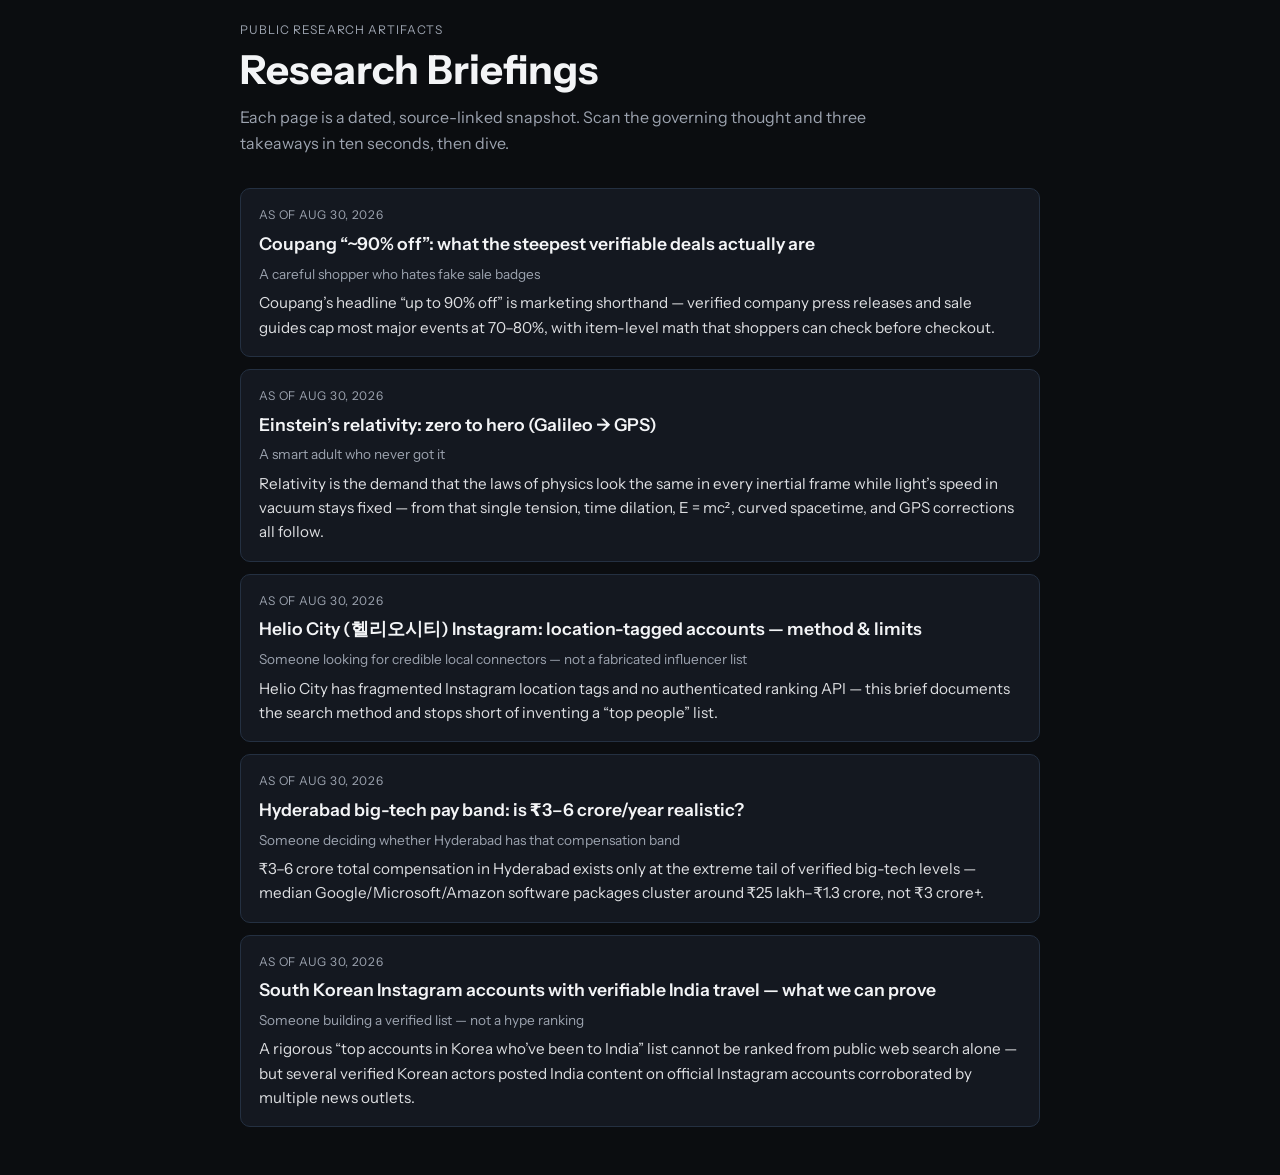
<file: docs/index.html>
<!DOCTYPE html>
<html lang="en">
<head>
  <meta charset="utf-8">
  <meta name="viewport" content="width=device-width, initial-scale=1">
  <title>Research Briefings</title>
  <meta name="description" content="Checkable research briefings with dated snapshots, linked sources, and scan-first structure.">
  <link rel="preconnect" href="https://fonts.googleapis.com">
  <link rel="preconnect" href="https://fonts.gstatic.com" crossorigin>
  <link href="https://fonts.googleapis.com/css2?family=Instrument+Sans:wght@400;500;600;700&display=swap" rel="stylesheet">
  <link rel="stylesheet" href="assets/base.css">
  <style>
    :root {
      --bg: #0b0d10;
      --surface: #141820;
      --text: #f3f4f6;
      --muted: #9ca3af;
      --accent: #38bdf8;
      --border: #243041;
      --highlight: #1e293b;
      --font-heading: "Instrument Sans", system-ui, sans-serif;
      --font-body: "Instrument Sans", system-ui, sans-serif;
    }
  </style>
</head>
<body class="index-page">
  <main class="index-shell">
    <header class="index-hero">
      <p class="eyebrow">Public research artifacts</p>
      <h1>Research Briefings</h1>
      <p class="lede">Each page is a dated, source-linked snapshot. Scan the governing thought and three takeaways in ten seconds, then dive.</p>
    </header>
    <ol class="brief-index"><li class="brief-card">
        <a href="briefs/coupang-discounts.html">
          <span class="card-date">As of Aug 30, 2026</span>
          <span class="card-title">Coupang “~90% off”: what the steepest verifiable deals actually are</span>
          <span class="card-audience">A careful shopper who hates fake sale badges</span>
          <span class="card-thought">Coupang’s headline “up to 90% off” is marketing shorthand — verified company press releases and sale guides cap most major events at 70–80%, with item-level math that shoppers can check before checkout.</span>
        </a>
      </li>
<li class="brief-card">
        <a href="briefs/einstein-relativity.html">
          <span class="card-date">As of Aug 30, 2026</span>
          <span class="card-title">Einstein’s relativity: zero to hero (Galileo → GPS)</span>
          <span class="card-audience">A smart adult who never got it</span>
          <span class="card-thought">Relativity is the demand that the laws of physics look the same in every inertial frame while light’s speed in vacuum stays fixed — from that single tension, time dilation, E = mc², curved spacetime, and GPS corrections all follow.</span>
        </a>
      </li>
<li class="brief-card">
        <a href="briefs/helio-city-instagram.html">
          <span class="card-date">As of Aug 30, 2026</span>
          <span class="card-title">Helio City (헬리오시티) Instagram: location-tagged accounts — method &amp; limits</span>
          <span class="card-audience">Someone looking for credible local connectors — not a fabricated influencer list</span>
          <span class="card-thought">Helio City has fragmented Instagram location tags and no authenticated ranking API — this brief documents the search method and stops short of inventing a “top people” list.</span>
        </a>
      </li>
<li class="brief-card">
        <a href="briefs/hyderabad-tech-salaries.html">
          <span class="card-date">As of Aug 30, 2026</span>
          <span class="card-title">Hyderabad big-tech pay band: is ₹3–6 crore/year realistic?</span>
          <span class="card-audience">Someone deciding whether Hyderabad has that compensation band</span>
          <span class="card-thought">₹3–6 crore total compensation in Hyderabad exists only at the extreme tail of verified big-tech levels — median Google/Microsoft/Amazon software packages cluster around ₹25 lakh–₹1.3 crore, not ₹3 crore+.</span>
        </a>
      </li>
<li class="brief-card">
        <a href="briefs/korea-instagram-india.html">
          <span class="card-date">As of Aug 30, 2026</span>
          <span class="card-title">South Korean Instagram accounts with verifiable India travel — what we can prove</span>
          <span class="card-audience">Someone building a verified list — not a hype ranking</span>
          <span class="card-thought">A rigorous “top accounts in Korea who’ve been to India” list cannot be ranked from public web search alone — but several verified Korean actors posted India content on official Instagram accounts corroborated by multiple news outlets.</span>
        </a>
      </li></ol>
  </main>
</body>
</html>
</file>
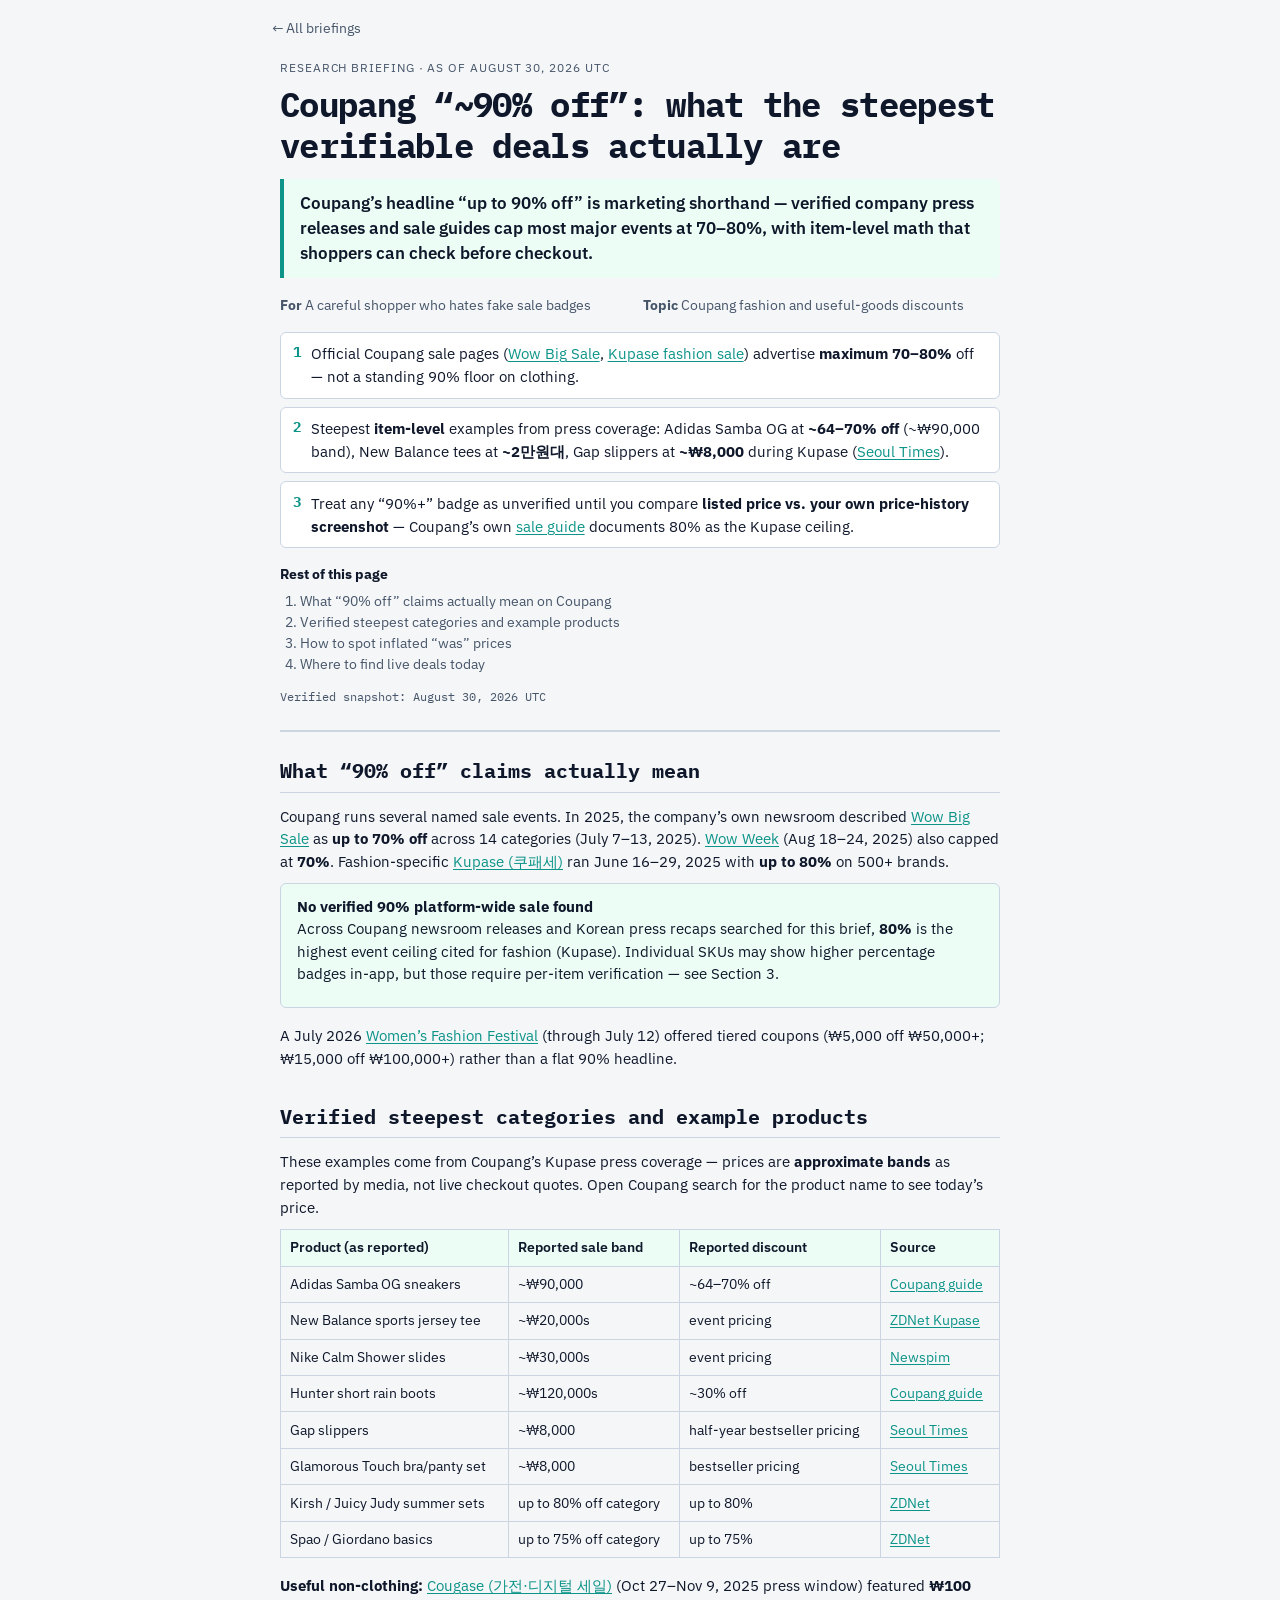
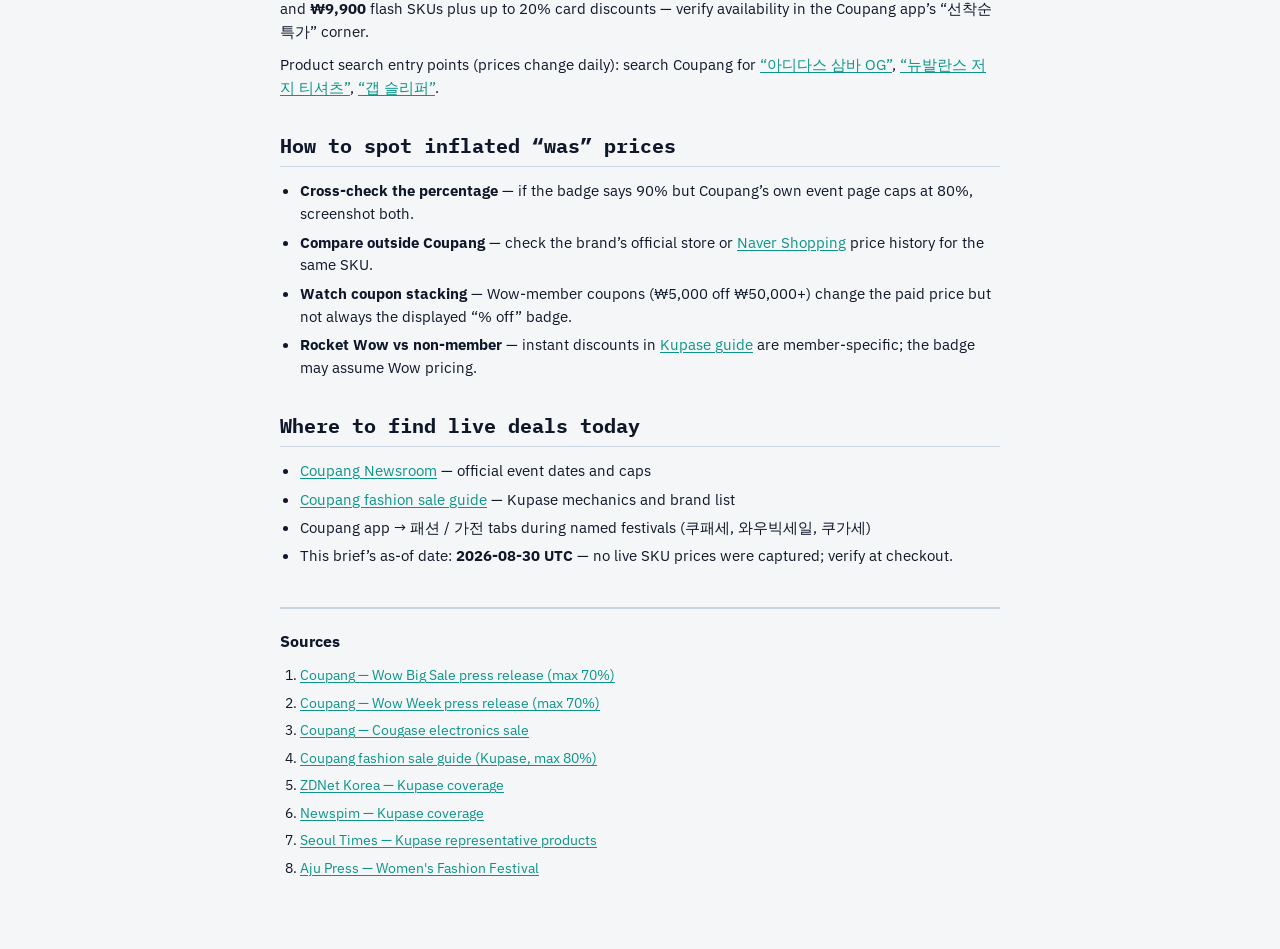
<file: docs/briefs/coupang-discounts.html>
<!DOCTYPE html>
<html lang="en">
<head>
  <meta charset="utf-8">
  <meta name="viewport" content="width=device-width, initial-scale=1">
  <title>Coupang “~90% off”: what the steepest verifiable deals actually are · Research Briefings</title>
  <meta name="description" content="Coupang’s headline “up to 90% off” is marketing shorthand — verified company press releases and sale guides cap most major events at 70–80%, with item-level math that shoppers can check before checkout.">
  <link rel="preconnect" href="https://fonts.googleapis.com"><link rel="preconnect" href="https://fonts.gstatic.com" crossorigin><link href="https://fonts.googleapis.com/css2?family=IBM+Plex+Mono:wght@500;700&family=IBM+Plex+Sans:wght@400;500;600&display=swap" rel="stylesheet">
  <link rel="stylesheet" href="../assets/base.css">
  <style>
    :root {
      --bg: #f4f6f8;
      --surface: #ffffff;
      --text: #0f172a;
      --muted: #475569;
      --accent: #0d9488;
      --border: #cbd5e1;
      --highlight: #ecfdf5;
      --font-heading: "IBM Plex Mono", ui-monospace, monospace;
      --font-body: "IBM Plex Sans", system-ui, sans-serif;
      --font-mono: "IBM Plex Mono", monospace;
    }
  </style>
</head>
<body class="brief-page taste-proof-locker hero-ledger density-compact">
  <header class="site-header">
    <a class="back" href="../index.html">← All briefings</a>
  </header>
  <main>
    <article class="brief">
      <header class="scan-layer">
        <p class="eyebrow">Research briefing · as of August 30, 2026 UTC</p>
        <h1>Coupang “~90% off”: what the steepest verifiable deals actually are</h1>
        <p class="governing-thought">Coupang’s headline “up to 90% off” is marketing shorthand — verified company press releases and sale guides cap most major events at 70–80%, with item-level math that shoppers can check before checkout.</p>
        <div class="scan-meta">
          <div><strong>For</strong> A careful shopper who hates fake sale badges</div>
          <div><strong>Topic</strong> Coupang fashion and useful-goods discounts</div>
        </div>
        <ol class="takeaways"><li><span class="takeaway-num">1</span><span>Official Coupang sale pages (<a href="https://news.coupang.com/archives/54613/" rel="noopener noreferrer">Wow Big Sale</a>, <a href="https://zdnet.co.kr/view/?no=20250619143645" rel="noopener noreferrer">Kupase fashion sale</a>) advertise <strong>maximum 70–80%</strong> off — not a standing 90% floor on clothing.</span></li><li><span class="takeaway-num">2</span><span>Steepest <strong>item-level</strong> examples from press coverage: Adidas Samba OG at <strong>~64–70% off</strong> (~₩90,000 band), New Balance tees at <strong>~2만원대</strong>, Gap slippers at <strong>~₩8,000</strong> during Kupase (<a href="https://www.seoultimes.news/news/article.html?no=2000074264" rel="noopener noreferrer">Seoul Times</a>).</span></li><li><span class="takeaway-num">3</span><span>Treat any “90%+” badge as unverified until you compare <strong>listed price vs. your own price-history screenshot</strong> — Coupang’s own <a href="https://guide.coupang.com/all-about-coupang-fashion-sale-2025/" rel="noopener noreferrer">sale guide</a> documents 80% as the Kupase ceiling.</span></li></ol>
        <nav class="mece-map" aria-label="Brief map">
          <strong>Rest of this page</strong>
          <ol><li>What “90% off” claims actually mean on Coupang</li><li>Verified steepest categories and example products</li><li>How to spot inflated “was” prices</li><li>Where to find live deals today</li></ol>
        </nav>
        <p class="as-of-stamp">Verified snapshot: August 30, 2026 UTC</p>
      </header>
      <div class="deep-dive">
        <section class="deep-section" id="headline-vs-reality">
    <h2>What “90% off” claims actually mean</h2>
    <p>Coupang runs several named sale events. In 2025, the company’s own newsroom described <a href="https://news.coupang.com/archives/54613/" rel="noopener noreferrer">Wow Big Sale</a> as <strong>up to 70% off</strong> across 14 categories (July 7–13, 2025). <a href="https://news.coupang.com/archives/55610/" rel="noopener noreferrer">Wow Week</a> (Aug 18–24, 2025) also capped at <strong>70%</strong>. Fashion-specific <a href="https://zdnet.co.kr/view/?no=20250619143645" rel="noopener noreferrer">Kupase (쿠패세)</a> ran June 16–29, 2025 with <strong>up to 80%</strong> on 500+ brands.</p>
<aside class="callout"><strong>No verified 90% platform-wide sale found</strong><p>Across Coupang newsroom releases and Korean press recaps searched for this brief, <strong>80%</strong> is the highest event ceiling cited for fashion (Kupase). Individual SKUs may show higher percentage badges in-app, but those require per-item verification — see Section 3.</p></aside>
<p>A July 2026 <a href="https://www.ajupress.com/view/20260709091270107" rel="noopener noreferrer">Women’s Fashion Festival</a> (through July 12) offered tiered coupons (₩5,000 off ₩50,000+; ₩15,000 off ₩100,000+) rather than a flat 90% headline.</p>
  </section>
<section class="deep-section" id="steepest-verified">
    <h2>Verified steepest categories and example products</h2>
    <p>These examples come from Coupang’s Kupase press coverage — prices are <strong>approximate bands</strong> as reported by media, not live checkout quotes. Open Coupang search for the product name to see today’s price.</p>
<div class="table-wrap"><table><thead><tr><th>Product (as reported)</th><th>Reported sale band</th><th>Reported discount</th><th>Source</th></tr></thead><tbody><tr><td>Adidas Samba OG sneakers</td><td>~₩90,000</td><td>~64–70% off</td><td><a href="https://guide.coupang.com/all-about-coupang-fashion-sale-2025/" rel="noopener noreferrer">Coupang guide</a></td></tr><tr><td>New Balance sports jersey tee</td><td>~₩20,000s</td><td>event pricing</td><td><a href="https://zdnet.co.kr/view/?no=20250619143645" rel="noopener noreferrer">ZDNet Kupase</a></td></tr><tr><td>Nike Calm Shower slides</td><td>~₩30,000s</td><td>event pricing</td><td><a href="https://www.newspim.com/news/view/20250619000110" rel="noopener noreferrer">Newspim</a></td></tr><tr><td>Hunter short rain boots</td><td>~₩120,000s</td><td>~30% off</td><td><a href="https://guide.coupang.com/all-about-coupang-fashion-sale-2025/" rel="noopener noreferrer">Coupang guide</a></td></tr><tr><td>Gap slippers</td><td>~₩8,000</td><td>half-year bestseller pricing</td><td><a href="https://www.seoultimes.news/news/article.html?no=2000074264" rel="noopener noreferrer">Seoul Times</a></td></tr><tr><td>Glamorous Touch bra/panty set</td><td>~₩8,000</td><td>bestseller pricing</td><td><a href="https://www.seoultimes.news/news/article.html?no=2000074264" rel="noopener noreferrer">Seoul Times</a></td></tr><tr><td>Kirsh / Juicy Judy summer sets</td><td>up to 80% off category</td><td>up to 80%</td><td><a href="https://zdnet.co.kr/view/?no=20250619143645" rel="noopener noreferrer">ZDNet</a></td></tr><tr><td>Spao / Giordano basics</td><td>up to 75% off category</td><td>up to 75%</td><td><a href="https://zdnet.co.kr/view/?no=20250619143645" rel="noopener noreferrer">ZDNet</a></td></tr></tbody></table></div>
<p><strong>Useful non-clothing:</strong> <a href="https://news.coupang.com/archives/57782/" rel="noopener noreferrer">Cougase (가전·디지털 세일)</a> (Oct 27–Nov 9, 2025 press window) featured <strong>₩100</strong> and <strong>₩9,900</strong> flash SKUs plus up to 20% card discounts — verify availability in the Coupang app’s “선착순 특가” corner.</p>
<p>Product search entry points (prices change daily): search Coupang for <a href="https://www.coupang.com/np/search?q=%EC%95%84%EB%94%94%EB%8B%A4%EC%8A%A4+%EC%82%BC%EB%B0%94+OG" rel="noopener noreferrer">“아디다스 삼바 OG”</a>, <a href="https://www.coupang.com/np/search?q=%EB%89%B4%EB%B0%9C%EB%9E%80%EC%8A%A4+%EC%A0%80%EC%A7%80" rel="noopener noreferrer">“뉴발란스 저지 티셔츠”</a>, <a href="https://www.coupang.com/np/search?q=%EA%B0%AD+%EC%8A%AC%EB%A6%AC%ED%8D%BC" rel="noopener noreferrer">“갭 슬리퍼”</a>.</p>
  </section>
<section class="deep-section" id="fake-badges">
    <h2>How to spot inflated “was” prices</h2>
    <ul><li><strong>Cross-check the percentage</strong> — if the badge says 90% but Coupang’s own event page caps at 80%, screenshot both.</li><li><strong>Compare outside Coupang</strong> — check the brand’s official store or <a href="https://shopping.naver.com/" rel="noopener noreferrer">Naver Shopping</a> price history for the same SKU.</li><li><strong>Watch coupon stacking</strong> — Wow-member coupons (₩5,000 off ₩50,000+) change the paid price but not always the displayed “% off” badge.</li><li><strong>Rocket Wow vs non-member</strong> — instant discounts in <a href="https://guide.coupang.com/all-about-coupang-fashion-sale-2025/" rel="noopener noreferrer">Kupase guide</a> are member-specific; the badge may assume Wow pricing.</li></ul>
  </section>
<section class="deep-section" id="live-deals">
    <h2>Where to find live deals today</h2>
    <ul><li><a href="https://news.coupang.com/" rel="noopener noreferrer">Coupang Newsroom</a> — official event dates and caps</li><li><a href="https://guide.coupang.com/all-about-coupang-fashion-sale-2025/" rel="noopener noreferrer">Coupang fashion sale guide</a> — Kupase mechanics and brand list</li><li>Coupang app → 패션 / 가전 tabs during named festivals (쿠패세, 와우빅세일, 쿠가세)</li><li>This brief’s as-of date: <strong>2026-08-30 UTC</strong> — no live SKU prices were captured; verify at checkout.</li></ul>
  </section>
      </div>
      <footer class="sources">
        <h2>Sources</h2>
        <ol><li><a href="https://news.coupang.com/archives/54613/" rel="noopener noreferrer">Coupang — Wow Big Sale press release (max 70%)</a></li><li><a href="https://news.coupang.com/archives/55610/" rel="noopener noreferrer">Coupang — Wow Week press release (max 70%)</a></li><li><a href="https://news.coupang.com/archives/57782/" rel="noopener noreferrer">Coupang — Cougase electronics sale</a></li><li><a href="https://guide.coupang.com/all-about-coupang-fashion-sale-2025/" rel="noopener noreferrer">Coupang fashion sale guide (Kupase, max 80%)</a></li><li><a href="https://zdnet.co.kr/view/?no=20250619143645" rel="noopener noreferrer">ZDNet Korea — Kupase coverage</a></li><li><a href="https://www.newspim.com/news/view/20250619000110" rel="noopener noreferrer">Newspim — Kupase coverage</a></li><li><a href="https://www.seoultimes.news/news/article.html?no=2000074264" rel="noopener noreferrer">Seoul Times — Kupase representative products</a></li><li><a href="https://www.ajupress.com/view/20260709091270107" rel="noopener noreferrer">Aju Press — Women's Fashion Festival</a></li></ol>
      </footer>
    </article>
  </main>
</body>
</html>
</file>
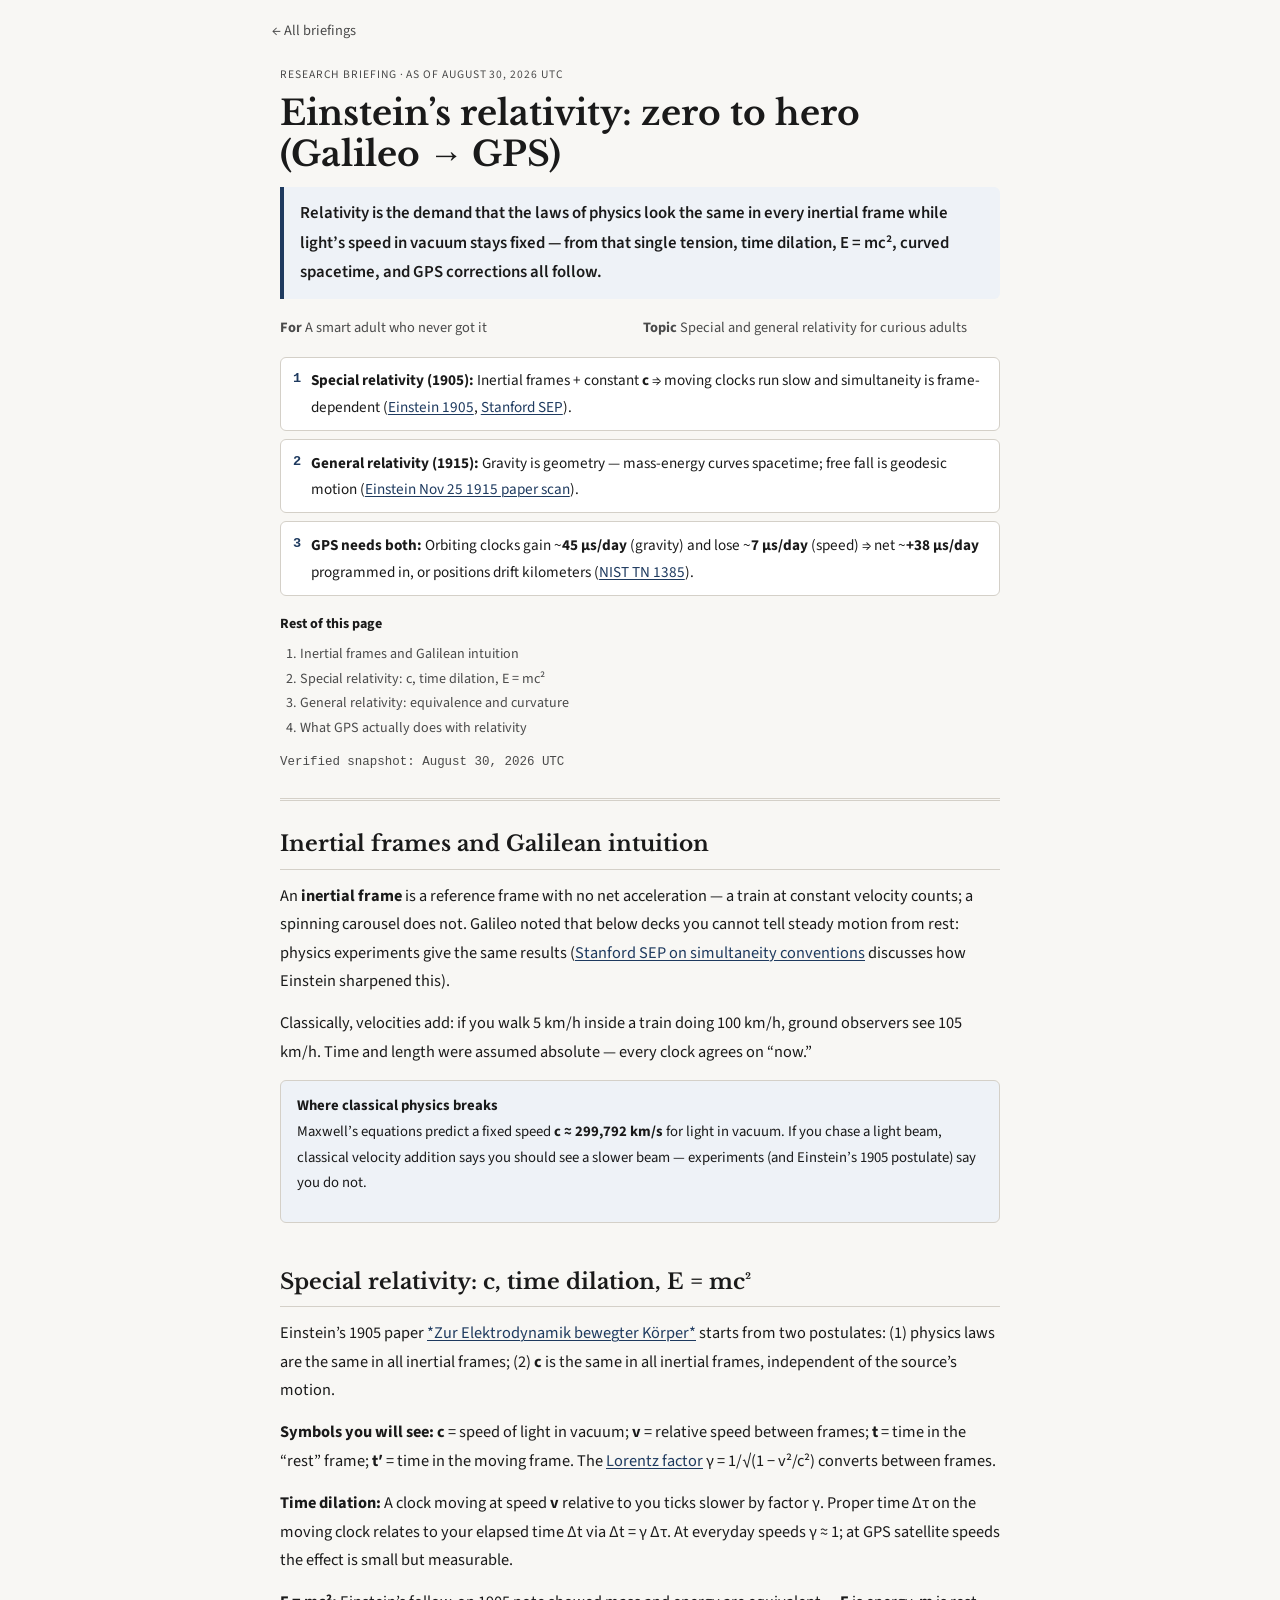
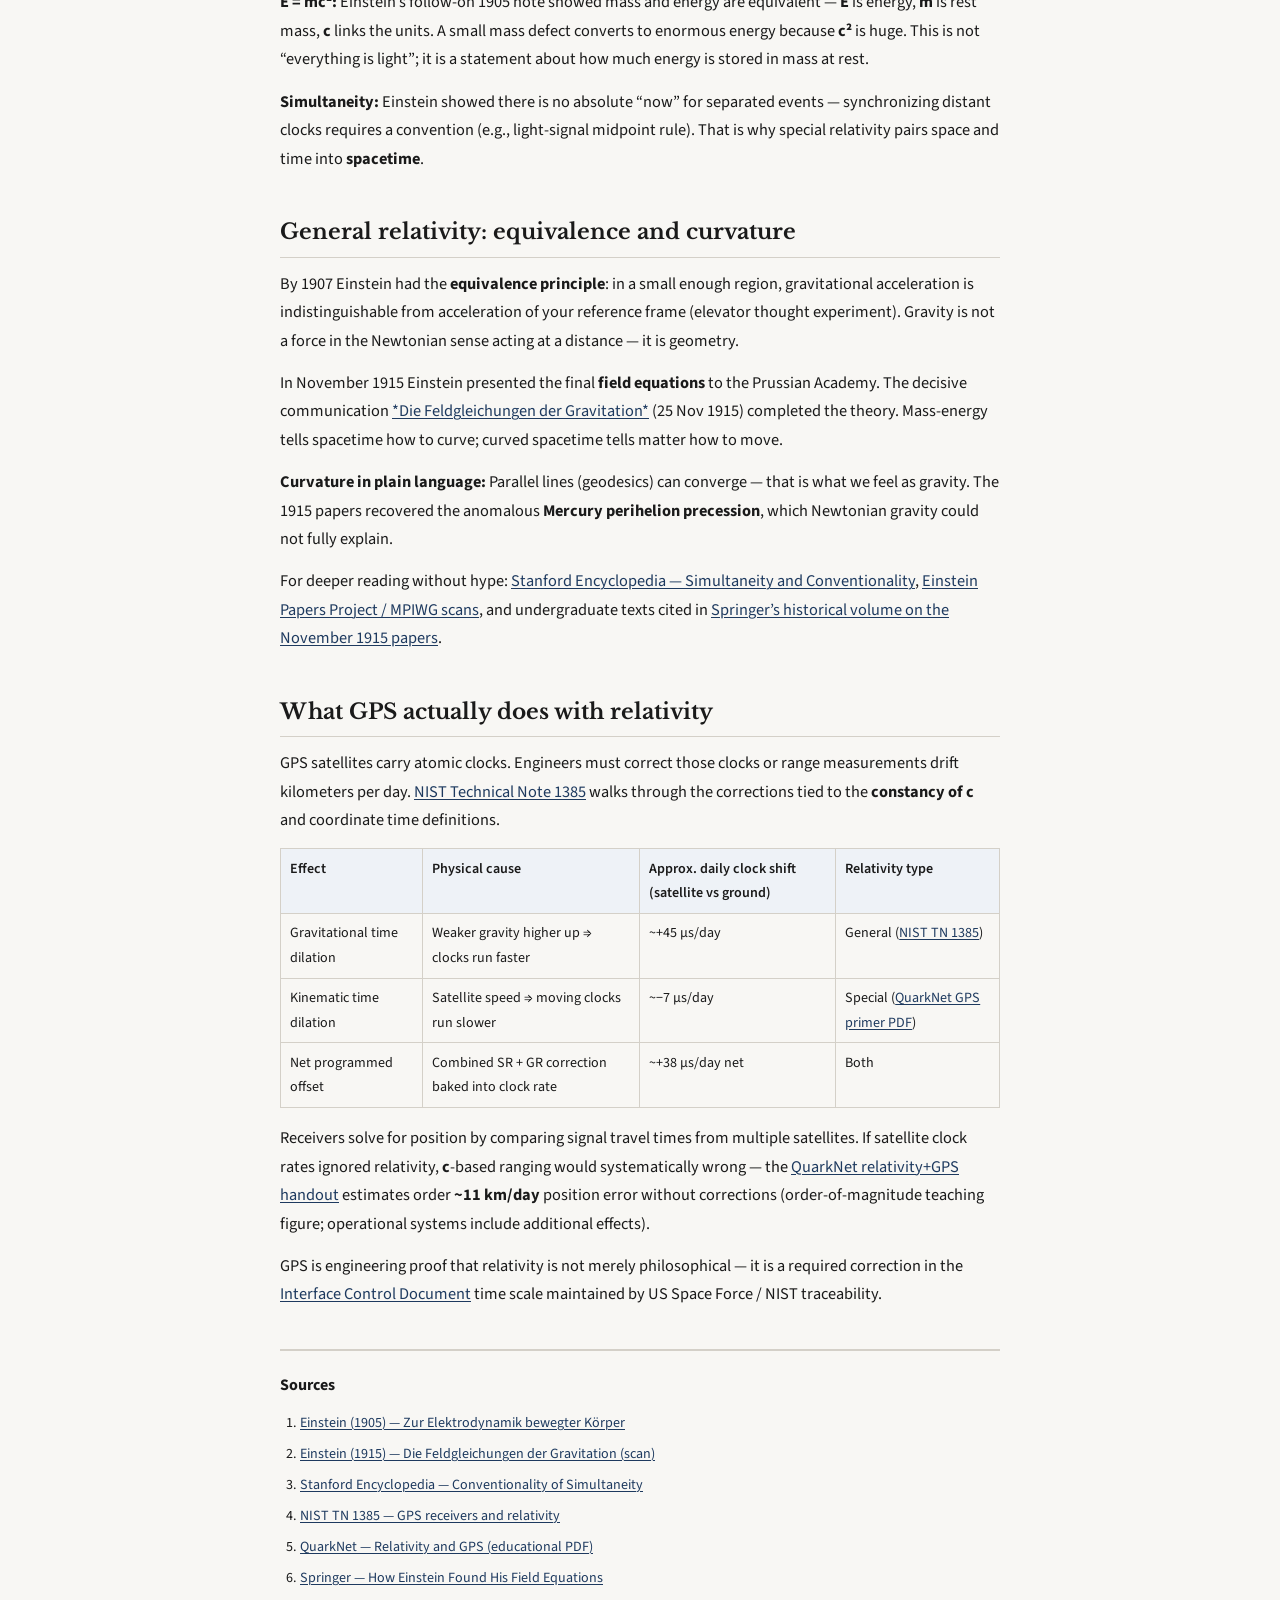
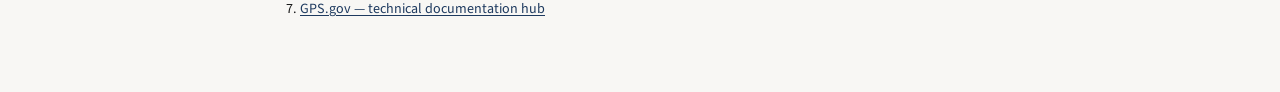
<file: docs/briefs/einstein-relativity.html>
<!DOCTYPE html>
<html lang="en">
<head>
  <meta charset="utf-8">
  <meta name="viewport" content="width=device-width, initial-scale=1">
  <title>Einstein’s relativity: zero to hero (Galileo → GPS) · Research Briefings</title>
  <meta name="description" content="Relativity is the demand that the laws of physics look the same in every inertial frame while light’s speed in vacuum stays fixed — from that single tension, time dilation, E = mc², curved spacetime, and GPS corrections all follow.">
  <link rel="preconnect" href="https://fonts.googleapis.com"><link rel="preconnect" href="https://fonts.gstatic.com" crossorigin><link href="https://fonts.googleapis.com/css2?family=Libre+Baskerville:wght@700&family=Source+Sans+3:wght@400;600&display=swap" rel="stylesheet">
  <link rel="stylesheet" href="../assets/base.css">
  <style>
    :root {
      --bg: #f8f7f4;
      --surface: #ffffff;
      --text: #1a1a1a;
      --muted: #4a4a4a;
      --accent: #1e3a5f;
      --border: #d4d0c8;
      --highlight: #eef2f7;
      --font-heading: "Libre Baskerville", Georgia, serif;
      --font-body: "Source Sans 3", system-ui, sans-serif;
      --font-mono: "IBM Plex Mono", monospace;
    }
  </style>
</head>
<body class="brief-page taste-textbook-calm hero-chapter density-spacious">
  <header class="site-header">
    <a class="back" href="../index.html">← All briefings</a>
  </header>
  <main>
    <article class="brief">
      <header class="scan-layer">
        <p class="eyebrow">Research briefing · as of August 30, 2026 UTC</p>
        <h1>Einstein’s relativity: zero to hero (Galileo → GPS)</h1>
        <p class="governing-thought">Relativity is the demand that the laws of physics look the same in every inertial frame while light’s speed in vacuum stays fixed — from that single tension, time dilation, E = mc², curved spacetime, and GPS corrections all follow.</p>
        <div class="scan-meta">
          <div><strong>For</strong> A smart adult who never got it</div>
          <div><strong>Topic</strong> Special and general relativity for curious adults</div>
        </div>
        <ol class="takeaways"><li><span class="takeaway-num">1</span><span><strong>Special relativity (1905):</strong> Inertial frames + constant <strong>c</strong> ⇒ moving clocks run slow and simultaneity is frame-dependent (<a href="https://onlinelibrary.wiley.com/doi/10.1002/andp.19053221004" rel="noopener noreferrer">Einstein 1905</a>, <a href="https://plato.stanford.edu/entries/spacetime-convensimul/" rel="noopener noreferrer">Stanford SEP</a>).</span></li><li><span class="takeaway-num">2</span><span><strong>General relativity (1915):</strong> Gravity is geometry — mass-energy curves spacetime; free fall is geodesic motion (<a href="https://echo-old.mpiwg-berlin.mpg.de/ECHOdocuView?pn=3&amp;tocMode=none&amp;url=%2Fpermanent%2Fecho%2Feinstein%2Fsitzungsberichte%2F6E3MAXK4%2Findex.meta" rel="noopener noreferrer">Einstein Nov 25 1915 paper scan</a>).</span></li><li><span class="takeaway-num">3</span><span><strong>GPS needs both:</strong> Orbiting clocks gain ~<strong>45 µs/day</strong> (gravity) and lose ~<strong>7 µs/day</strong> (speed) ⇒ net ~<strong>+38 µs/day</strong> programmed in, or positions drift kilometers (<a href="https://nvlpubs.nist.gov/nistpubs/Legacy/TN/nbstechnicalnote1385.pdf" rel="noopener noreferrer">NIST TN 1385</a>).</span></li></ol>
        <nav class="mece-map" aria-label="Brief map">
          <strong>Rest of this page</strong>
          <ol><li>Inertial frames and Galilean intuition</li><li>Special relativity: c, time dilation, E = mc²</li><li>General relativity: equivalence and curvature</li><li>What GPS actually does with relativity</li></ol>
        </nav>
        <p class="as-of-stamp">Verified snapshot: August 30, 2026 UTC</p>
      </header>
      <div class="deep-dive">
        <section class="deep-section" id="inertial-frames">
    <h2>Inertial frames and Galilean intuition</h2>
    <p>An <strong>inertial frame</strong> is a reference frame with no net acceleration — a train at constant velocity counts; a spinning carousel does not. Galileo noted that below decks you cannot tell steady motion from rest: physics experiments give the same results (<a href="https://plato.stanford.edu/entries/spacetime-convensimul/" rel="noopener noreferrer">Stanford SEP on simultaneity conventions</a> discusses how Einstein sharpened this).</p>
<p>Classically, velocities add: if you walk 5 km/h inside a train doing 100 km/h, ground observers see 105 km/h. Time and length were assumed absolute — every clock agrees on “now.”</p>
<aside class="callout"><strong>Where classical physics breaks</strong><p>Maxwell’s equations predict a fixed speed <strong>c ≈ 299,792 km/s</strong> for light in vacuum. If you chase a light beam, classical velocity addition says you should see a slower beam — experiments (and Einstein’s 1905 postulate) say you do not.</p></aside>
  </section>
<section class="deep-section" id="special">
    <h2>Special relativity: c, time dilation, E = mc²</h2>
    <p>Einstein’s 1905 paper <a href="https://onlinelibrary.wiley.com/doi/10.1002/andp.19053221004" rel="noopener noreferrer">*Zur Elektrodynamik bewegter Körper*</a> starts from two postulates: (1) physics laws are the same in all inertial frames; (2) <strong>c</strong> is the same in all inertial frames, independent of the source’s motion.</p>
<p><strong>Symbols you will see:</strong> <strong>c</strong> = speed of light in vacuum; <strong>v</strong> = relative speed between frames; <strong>t</strong> = time in the “rest” frame; <strong>t′</strong> = time in the moving frame. The <a href="https://plato.stanford.edu/entries/spacetime-convensimul/" rel="noopener noreferrer">Lorentz factor</a> γ = 1/√(1 − v²/c²) converts between frames.</p>
<p><strong>Time dilation:</strong> A clock moving at speed <strong>v</strong> relative to you ticks slower by factor γ. Proper time Δτ on the moving clock relates to your elapsed time Δt via Δt = γ Δτ. At everyday speeds γ ≈ 1; at GPS satellite speeds the effect is small but measurable.</p>
<p><strong>E = mc²:</strong> Einstein’s follow-on 1905 note showed mass and energy are equivalent — <strong>E</strong> is energy, <strong>m</strong> is rest mass, <strong>c</strong> links the units. A small mass defect converts to enormous energy because <strong>c²</strong> is huge. This is not “everything is light”; it is a statement about how much energy is stored in mass at rest.</p>
<p><strong>Simultaneity:</strong> Einstein showed there is no absolute “now” for separated events — synchronizing distant clocks requires a convention (e.g., light-signal midpoint rule). That is why special relativity pairs space and time into <strong>spacetime</strong>.</p>
  </section>
<section class="deep-section" id="general">
    <h2>General relativity: equivalence and curvature</h2>
    <p>By 1907 Einstein had the <strong>equivalence principle</strong>: in a small enough region, gravitational acceleration is indistinguishable from acceleration of your reference frame (elevator thought experiment). Gravity is not a force in the Newtonian sense acting at a distance — it is geometry.</p>
<p>In November 1915 Einstein presented the final <strong>field equations</strong> to the Prussian Academy. The decisive communication <a href="https://echo-old.mpiwg-berlin.mpg.de/ECHOdocuView?pn=3&amp;tocMode=none&amp;url=%2Fpermanent%2Fecho%2Feinstein%2Fsitzungsberichte%2F6E3MAXK4%2Findex.meta" rel="noopener noreferrer">*Die Feldgleichungen der Gravitation*</a> (25 Nov 1915) completed the theory. Mass-energy tells spacetime how to curve; curved spacetime tells matter how to move.</p>
<p><strong>Curvature in plain language:</strong> Parallel lines (geodesics) can converge — that is what we feel as gravity. The 1915 papers recovered the anomalous <strong>Mercury perihelion precession</strong>, which Newtonian gravity could not fully explain.</p>
<p>For deeper reading without hype: <a href="https://plato.stanford.edu/entries/spacetime-convensimul/" rel="noopener noreferrer">Stanford Encyclopedia — Simultaneity and Conventionality</a>, <a href="https://echo-old.mpiwg-berlin.mpg.de/ECHOdocuView?pn=3&amp;tocMode=none&amp;url=%2Fpermanent%2Fecho%2Feinstein%2Fsitzungsberichte%2F6E3MAXK4%2Findex.meta" rel="noopener noreferrer">Einstein Papers Project / MPIWG scans</a>, and undergraduate texts cited in <a href="https://link.springer.com/book/10.1007/978-3-030-97955-3" rel="noopener noreferrer">Springer’s historical volume on the November 1915 papers</a>.</p>
  </section>
<section class="deep-section" id="gps">
    <h2>What GPS actually does with relativity</h2>
    <p>GPS satellites carry atomic clocks. Engineers must correct those clocks or range measurements drift kilometers per day. <a href="https://nvlpubs.nist.gov/nistpubs/Legacy/TN/nbstechnicalnote1385.pdf" rel="noopener noreferrer">NIST Technical Note 1385</a> walks through the corrections tied to the <strong>constancy of c</strong> and coordinate time definitions.</p>
<div class="table-wrap"><table><thead><tr><th>Effect</th><th>Physical cause</th><th>Approx. daily clock shift (satellite vs ground)</th><th>Relativity type</th></tr></thead><tbody><tr><td>Gravitational time dilation</td><td>Weaker gravity higher up ⇒ clocks run faster</td><td>~+45 µs/day</td><td>General (<a href="https://nvlpubs.nist.gov/nistpubs/Legacy/TN/nbstechnicalnote1385.pdf" rel="noopener noreferrer">NIST TN 1385</a>)</td></tr><tr><td>Kinematic time dilation</td><td>Satellite speed ⇒ moving clocks run slower</td><td>~−7 µs/day</td><td>Special (<a href="https://quarknet.org/sites/default/files/Relativity%20Einstein%20GPS.pdf" rel="noopener noreferrer">QuarkNet GPS primer PDF</a>)</td></tr><tr><td>Net programmed offset</td><td>Combined SR + GR correction baked into clock rate</td><td>~+38 µs/day net</td><td>Both</td></tr></tbody></table></div>
<p>Receivers solve for position by comparing signal travel times from multiple satellites. If satellite clock rates ignored relativity, <strong>c</strong>-based ranging would systematically wrong — the <a href="https://quarknet.org/sites/default/files/Relativity%20Einstein%20GPS.pdf" rel="noopener noreferrer">QuarkNet relativity+GPS handout</a> estimates order <strong>~11 km/day</strong> position error without corrections (order-of-magnitude teaching figure; operational systems include additional effects).</p>
<p>GPS is engineering proof that relativity is not merely philosophical — it is a required correction in the <a href="https://www.gps.gov/technical/" rel="noopener noreferrer">Interface Control Document</a> time scale maintained by US Space Force / NIST traceability.</p>
  </section>
      </div>
      <footer class="sources">
        <h2>Sources</h2>
        <ol><li><a href="https://onlinelibrary.wiley.com/doi/10.1002/andp.19053221004" rel="noopener noreferrer">Einstein (1905) — Zur Elektrodynamik bewegter Körper</a></li><li><a href="https://echo-old.mpiwg-berlin.mpg.de/ECHOdocuView?pn=3&amp;tocMode=none&amp;url=%2Fpermanent%2Fecho%2Feinstein%2Fsitzungsberichte%2F6E3MAXK4%2Findex.meta" rel="noopener noreferrer">Einstein (1915) — Die Feldgleichungen der Gravitation (scan)</a></li><li><a href="https://plato.stanford.edu/entries/spacetime-convensimul/" rel="noopener noreferrer">Stanford Encyclopedia — Conventionality of Simultaneity</a></li><li><a href="https://nvlpubs.nist.gov/nistpubs/Legacy/TN/nbstechnicalnote1385.pdf" rel="noopener noreferrer">NIST TN 1385 — GPS receivers and relativity</a></li><li><a href="https://quarknet.org/sites/default/files/Relativity%20Einstein%20GPS.pdf" rel="noopener noreferrer">QuarkNet — Relativity and GPS (educational PDF)</a></li><li><a href="https://link.springer.com/book/10.1007/978-3-030-97955-3" rel="noopener noreferrer">Springer — How Einstein Found His Field Equations</a></li><li><a href="https://www.gps.gov/technical/" rel="noopener noreferrer">GPS.gov — technical documentation hub</a></li></ol>
      </footer>
    </article>
  </main>
</body>
</html>
</file>
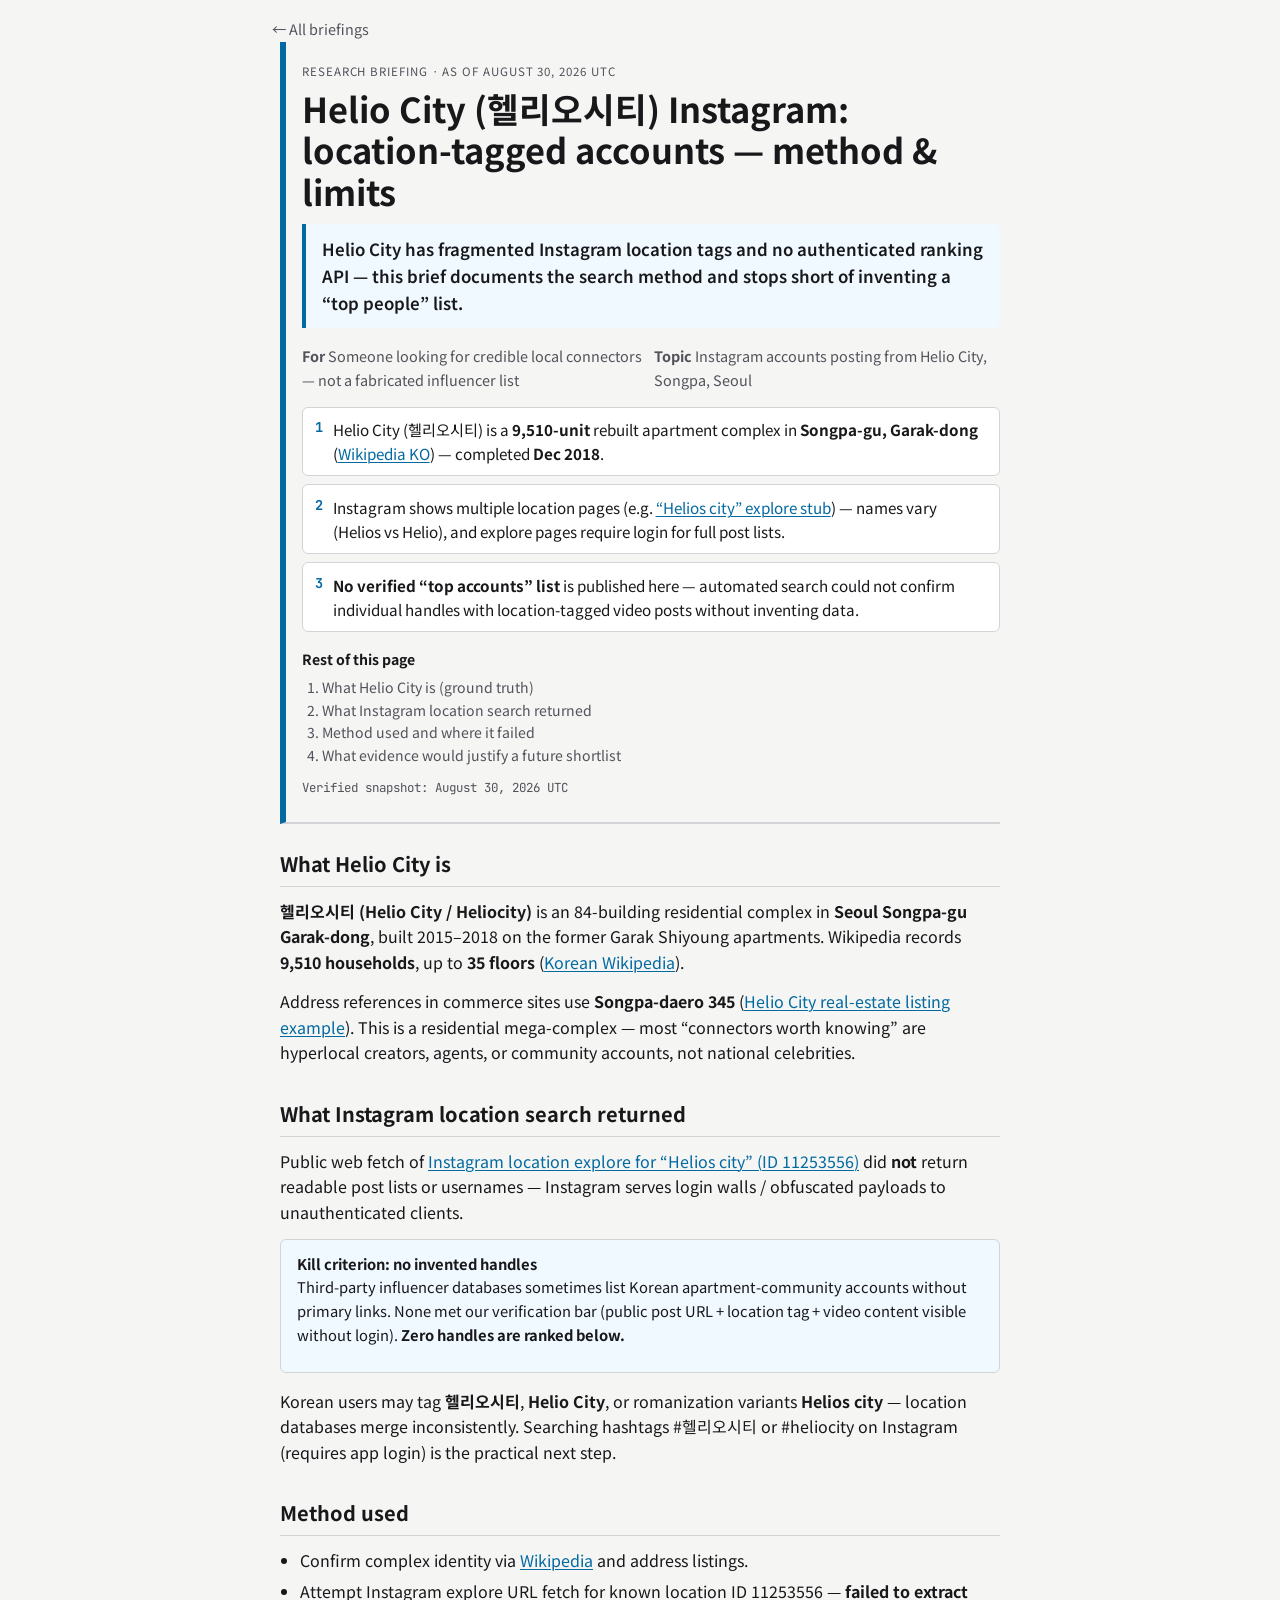
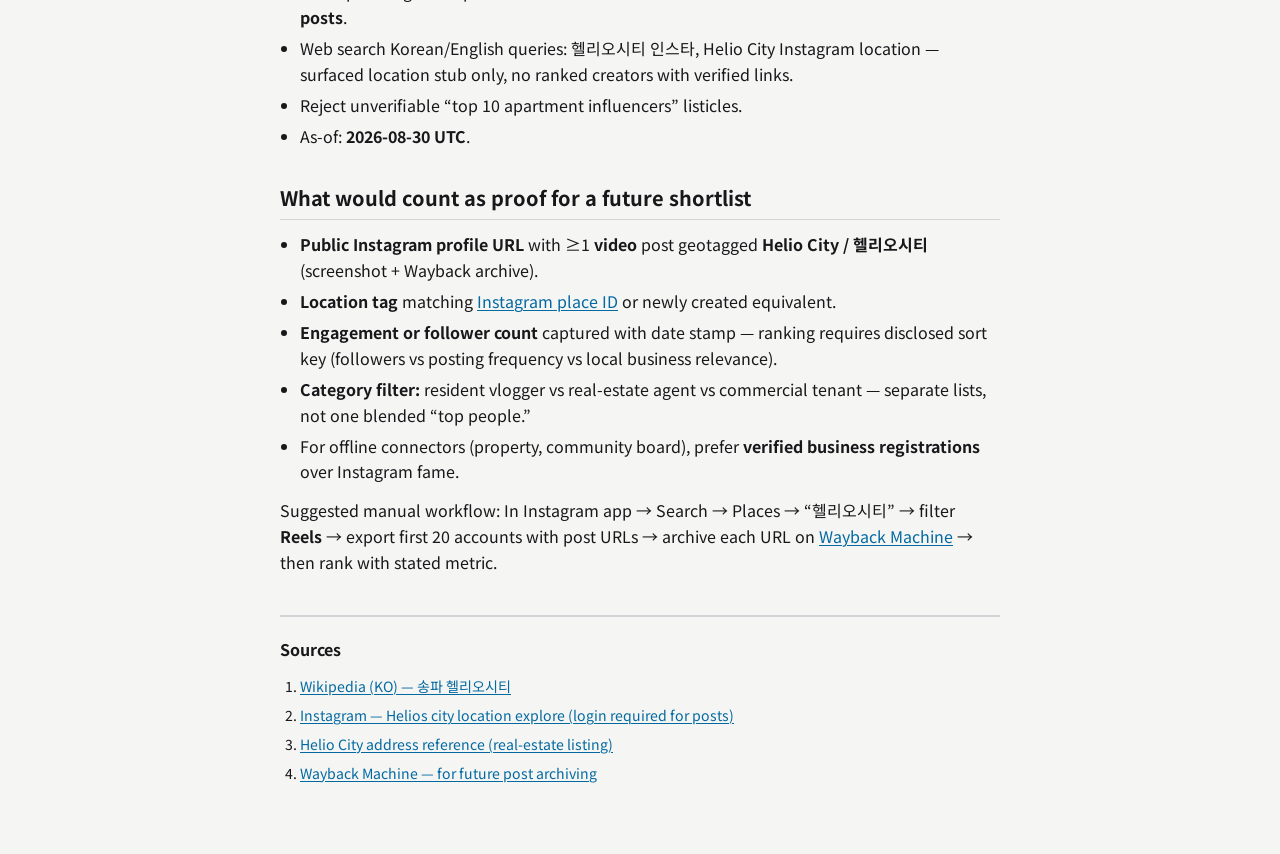
<file: docs/briefs/helio-city-instagram.html>
<!DOCTYPE html>
<html lang="en">
<head>
  <meta charset="utf-8">
  <meta name="viewport" content="width=device-width, initial-scale=1">
  <title>Helio City (헬리오시티) Instagram: location-tagged accounts — method &amp; limits · Research Briefings</title>
  <meta name="description" content="Helio City has fragmented Instagram location tags and no authenticated ranking API — this brief documents the search method and stops short of inventing a “top people” list.">
  <link rel="preconnect" href="https://fonts.googleapis.com"><link rel="preconnect" href="https://fonts.gstatic.com" crossorigin><link href="https://fonts.googleapis.com/css2?family=JetBrains+Mono:wght@500&family=Noto+Sans+KR:wght@400;500;700&display=swap" rel="stylesheet">
  <link rel="stylesheet" href="../assets/base.css">
  <style>
    :root {
      --bg: #f5f5f4;
      --surface: #ffffff;
      --text: #18181b;
      --muted: #52525b;
      --accent: #0369a1;
      --border: #d4d4d8;
      --highlight: #f0f9ff;
      --font-heading: "Noto Sans KR", system-ui, sans-serif;
      --font-body: "Noto Sans KR", system-ui, sans-serif;
      --font-mono: "JetBrains Mono", ui-monospace, monospace;
    }
  </style>
</head>
<body class="brief-page taste-method-report hero-method density-balanced">
  <header class="site-header">
    <a class="back" href="../index.html">← All briefings</a>
  </header>
  <main>
    <article class="brief">
      <header class="scan-layer">
        <p class="eyebrow">Research briefing · as of August 30, 2026 UTC</p>
        <h1>Helio City (헬리오시티) Instagram: location-tagged accounts — method &amp; limits</h1>
        <p class="governing-thought">Helio City has fragmented Instagram location tags and no authenticated ranking API — this brief documents the search method and stops short of inventing a “top people” list.</p>
        <div class="scan-meta">
          <div><strong>For</strong> Someone looking for credible local connectors — not a fabricated influencer list</div>
          <div><strong>Topic</strong> Instagram accounts posting from Helio City, Songpa, Seoul</div>
        </div>
        <ol class="takeaways"><li><span class="takeaway-num">1</span><span>Helio City (헬리오시티) is a <strong>9,510-unit</strong> rebuilt apartment complex in <strong>Songpa-gu, Garak-dong</strong> (<a href="https://ko.wikipedia.org/wiki/%ED%97%AC%EB%A6%AC%EC%98%A4%EC%8B%9C%ED%8B%B0" rel="noopener noreferrer">Wikipedia KO</a>) — completed <strong>Dec 2018</strong>.</span></li><li><span class="takeaway-num">2</span><span>Instagram shows multiple location pages (e.g. <a href="https://www.instagram.com/explore/locations/11253556/helios-city/" rel="noopener noreferrer">“Helios city” explore stub</a>) — names vary (Helios vs Helio), and explore pages require login for full post lists.</span></li><li><span class="takeaway-num">3</span><span><strong>No verified “top accounts” list</strong> is published here — automated search could not confirm individual handles with location-tagged video posts without inventing data.</span></li></ol>
        <nav class="mece-map" aria-label="Brief map">
          <strong>Rest of this page</strong>
          <ol><li>What Helio City is (ground truth)</li><li>What Instagram location search returned</li><li>Method used and where it failed</li><li>What evidence would justify a future shortlist</li></ol>
        </nav>
        <p class="as-of-stamp">Verified snapshot: August 30, 2026 UTC</p>
      </header>
      <div class="deep-dive">
        <section class="deep-section" id="ground-truth">
    <h2>What Helio City is</h2>
    <p><strong>헬리오시티 (Helio City / Heliocity)</strong> is an 84-building residential complex in <strong>Seoul Songpa-gu Garak-dong</strong>, built 2015–2018 on the former Garak Shiyoung apartments. Wikipedia records <strong>9,510 households</strong>, up to <strong>35 floors</strong> (<a href="https://ko.wikipedia.org/wiki/%ED%97%AC%EB%A6%AC%EC%98%A4%EC%8B%9C%ED%8B%B0" rel="noopener noreferrer">Korean Wikipedia</a>).</p>
<p>Address references in commerce sites use <strong>Songpa-daero 345</strong> (<a href="https://heliocity.me/mobile/view/10325" rel="noopener noreferrer">Helio City real-estate listing example</a>). This is a residential mega-complex — most “connectors worth knowing” are hyperlocal creators, agents, or community accounts, not national celebrities.</p>
  </section>
<section class="deep-section" id="instagram-findings">
    <h2>What Instagram location search returned</h2>
    <p>Public web fetch of <a href="https://www.instagram.com/explore/locations/11253556/helios-city/" rel="noopener noreferrer">Instagram location explore for “Helios city” (ID 11253556)</a> did <strong>not</strong> return readable post lists or usernames — Instagram serves login walls / obfuscated payloads to unauthenticated clients.</p>
<aside class="callout"><strong>Kill criterion: no invented handles</strong><p>Third-party influencer databases sometimes list Korean apartment-community accounts without primary links. None met our verification bar (public post URL + location tag + video content visible without login). <strong>Zero handles are ranked below.</strong></p></aside>
<p>Korean users may tag <strong>헬리오시티</strong>, <strong>Helio City</strong>, or romanization variants <strong>Helios city</strong> — location databases merge inconsistently. Searching hashtags #헬리오시티 or #heliocity on Instagram (requires app login) is the practical next step.</p>
  </section>
<section class="deep-section" id="method">
    <h2>Method used</h2>
    <ul><li>Confirm complex identity via <a href="https://ko.wikipedia.org/wiki/%ED%97%AC%EB%A6%AC%EC%98%A4%EC%8B%9C%ED%8B%B0" rel="noopener noreferrer">Wikipedia</a> and address listings.</li><li>Attempt Instagram explore URL fetch for known location ID 11253556 — <strong>failed to extract posts</strong>.</li><li>Web search Korean/English queries: 헬리오시티 인스타, Helio City Instagram location — surfaced location stub only, no ranked creators with verified links.</li><li>Reject unverifiable “top 10 apartment influencers” listicles.</li><li>As-of: <strong>2026-08-30 UTC</strong>.</li></ul>
  </section>
<section class="deep-section" id="future-proof">
    <h2>What would count as proof for a future shortlist</h2>
    <ul><li><strong>Public Instagram profile URL</strong> with ≥1 <strong>video</strong> post geotagged <strong>Helio City / 헬리오시티</strong> (screenshot + Wayback archive).</li><li><strong>Location tag</strong> matching <a href="https://www.instagram.com/explore/locations/11253556/helios-city/" rel="noopener noreferrer">Instagram place ID</a> or newly created equivalent.</li><li><strong>Engagement or follower count</strong> captured with date stamp — ranking requires disclosed sort key (followers vs posting frequency vs local business relevance).</li><li><strong>Category filter:</strong> resident vlogger vs real-estate agent vs commercial tenant — separate lists, not one blended “top people.”</li><li>For offline connectors (property, community board), prefer <strong>verified business registrations</strong> over Instagram fame.</li></ul>
<p>Suggested manual workflow: In Instagram app → Search → Places → “헬리오시티” → filter <strong>Reels</strong> → export first 20 accounts with post URLs → archive each URL on <a href="https://web.archive.org/" rel="noopener noreferrer">Wayback Machine</a> → then rank with stated metric.</p>
  </section>
      </div>
      <footer class="sources">
        <h2>Sources</h2>
        <ol><li><a href="https://ko.wikipedia.org/wiki/%ED%97%AC%EB%A6%AC%EC%98%A4%EC%8B%9C%ED%8B%B0" rel="noopener noreferrer">Wikipedia (KO) — 송파 헬리오시티</a></li><li><a href="https://www.instagram.com/explore/locations/11253556/helios-city/" rel="noopener noreferrer">Instagram — Helios city location explore (login required for posts)</a></li><li><a href="https://heliocity.me/mobile/view/10325" rel="noopener noreferrer">Helio City address reference (real-estate listing)</a></li><li><a href="https://web.archive.org/" rel="noopener noreferrer">Wayback Machine — for future post archiving</a></li></ol>
      </footer>
    </article>
  </main>
</body>
</html>
</file>
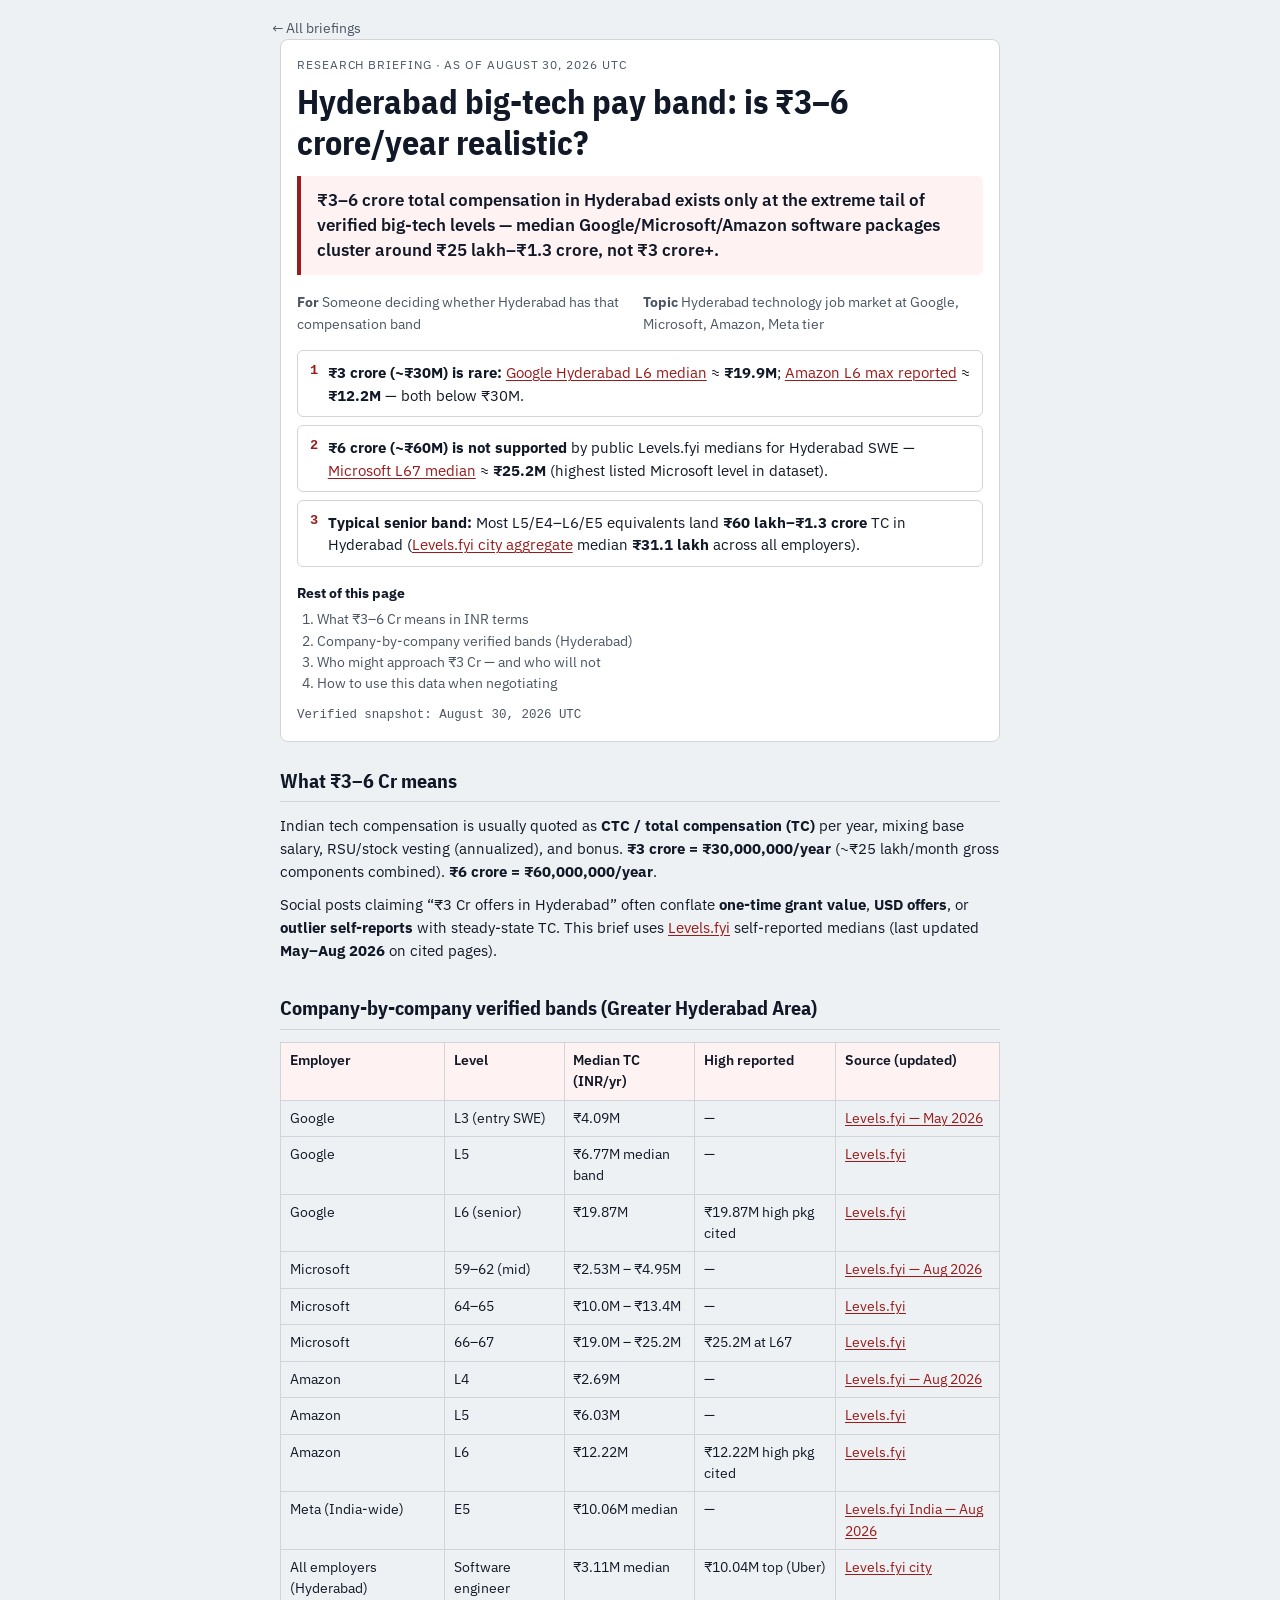
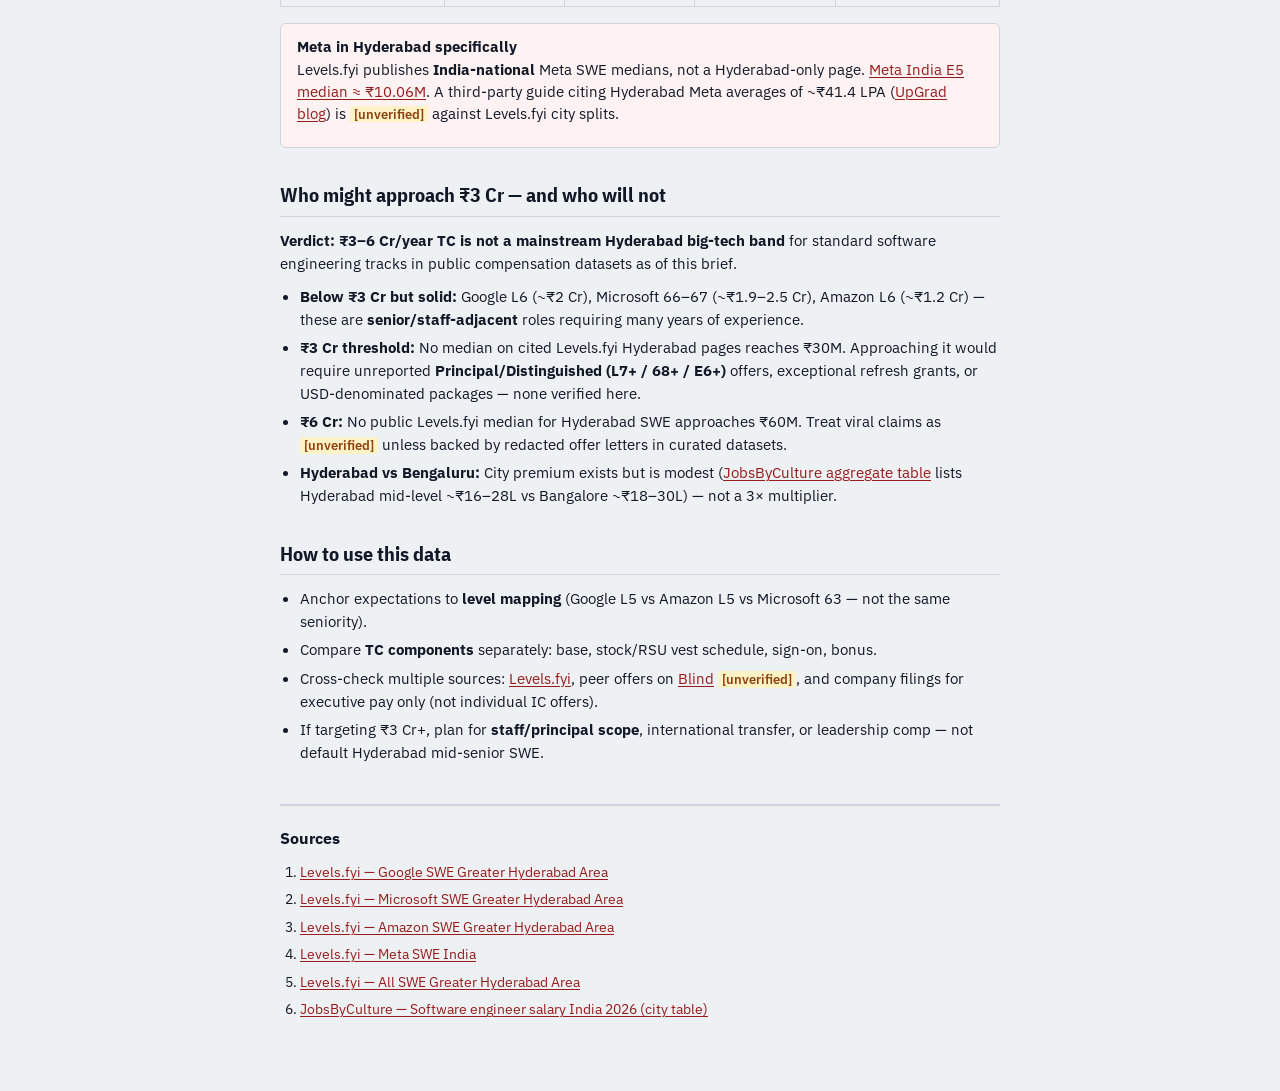
<file: docs/briefs/hyderabad-tech-salaries.html>
<!DOCTYPE html>
<html lang="en">
<head>
  <meta charset="utf-8">
  <meta name="viewport" content="width=device-width, initial-scale=1">
  <title>Hyderabad big-tech pay band: is ₹3–6 crore/year realistic? · Research Briefings</title>
  <meta name="description" content="₹3–6 crore total compensation in Hyderabad exists only at the extreme tail of verified big-tech levels — median Google/Microsoft/Amazon software packages cluster around ₹25 lakh–₹1.3 crore, not ₹3 crore+.">
  <link rel="preconnect" href="https://fonts.googleapis.com"><link rel="preconnect" href="https://fonts.gstatic.com" crossorigin><link href="https://fonts.googleapis.com/css2?family=IBM+Plex+Sans+Condensed:wght@600;700&family=IBM+Plex+Sans:wght@400;500;600&display=swap" rel="stylesheet">
  <link rel="stylesheet" href="../assets/base.css">
  <style>
    :root {
      --bg: #eef1f4;
      --surface: #ffffff;
      --text: #111827;
      --muted: #4b5563;
      --accent: #991b1b;
      --border: #d1d5db;
      --highlight: #fef2f2;
      --font-heading: "IBM Plex Sans Condensed", system-ui, sans-serif;
      --font-body: "IBM Plex Sans", system-ui, sans-serif;
      --font-mono: "IBM Plex Mono", monospace;
    }
  </style>
</head>
<body class="brief-page taste-intel-brief hero-briefing density-compact">
  <header class="site-header">
    <a class="back" href="../index.html">← All briefings</a>
  </header>
  <main>
    <article class="brief">
      <header class="scan-layer">
        <p class="eyebrow">Research briefing · as of August 30, 2026 UTC</p>
        <h1>Hyderabad big-tech pay band: is ₹3–6 crore/year realistic?</h1>
        <p class="governing-thought">₹3–6 crore total compensation in Hyderabad exists only at the extreme tail of verified big-tech levels — median Google/Microsoft/Amazon software packages cluster around ₹25 lakh–₹1.3 crore, not ₹3 crore+.</p>
        <div class="scan-meta">
          <div><strong>For</strong> Someone deciding whether Hyderabad has that compensation band</div>
          <div><strong>Topic</strong> Hyderabad technology job market at Google, Microsoft, Amazon, Meta tier</div>
        </div>
        <ol class="takeaways"><li><span class="takeaway-num">1</span><span><strong>₹3 crore (~₹30M) is rare:</strong> <a href="https://www.levels.fyi/companies/google/salaries/software-engineer/locations/greater-hyderabad-area" rel="noopener noreferrer">Google Hyderabad L6 median</a> ≈ <strong>₹19.9M</strong>; <a href="https://www.levels.fyi/companies/amazon/salaries/software-engineer/locations/greater-hyderabad-area" rel="noopener noreferrer">Amazon L6 max reported</a> ≈ <strong>₹12.2M</strong> — both below ₹30M.</span></li><li><span class="takeaway-num">2</span><span><strong>₹6 crore (~₹60M) is not supported</strong> by public Levels.fyi medians for Hyderabad SWE — <a href="https://www.levels.fyi/companies/microsoft/salaries/software-engineer/locations/greater-hyderabad-area" rel="noopener noreferrer">Microsoft L67 median</a> ≈ <strong>₹25.2M</strong> (highest listed Microsoft level in dataset).</span></li><li><span class="takeaway-num">3</span><span><strong>Typical senior band:</strong> Most L5/E4–L6/E5 equivalents land <strong>₹60 lakh–₹1.3 crore</strong> TC in Hyderabad (<a href="https://www.levels.fyi/t/software-engineer/locations/greater-hyderabad-area" rel="noopener noreferrer">Levels.fyi city aggregate</a> median <strong>₹31.1 lakh</strong> across all employers).</span></li></ol>
        <nav class="mece-map" aria-label="Brief map">
          <strong>Rest of this page</strong>
          <ol><li>What ₹3–6 Cr means in INR terms</li><li>Company-by-company verified bands (Hyderabad)</li><li>Who might approach ₹3 Cr — and who will not</li><li>How to use this data when negotiating</li></ol>
        </nav>
        <p class="as-of-stamp">Verified snapshot: August 30, 2026 UTC</p>
      </header>
      <div class="deep-dive">
        <section class="deep-section" id="inr-framing">
    <h2>What ₹3–6 Cr means</h2>
    <p>Indian tech compensation is usually quoted as <strong>CTC / total compensation (TC)</strong> per year, mixing base salary, RSU/stock vesting (annualized), and bonus. <strong>₹3 crore = ₹30,000,000/year</strong> (~₹25 lakh/month gross components combined). <strong>₹6 crore = ₹60,000,000/year</strong>.</p>
<p>Social posts claiming “₹3 Cr offers in Hyderabad” often conflate <strong>one-time grant value</strong>, <strong>USD offers</strong>, or <strong>outlier self-reports</strong> with steady-state TC. This brief uses <a href="https://www.levels.fyi/" rel="noopener noreferrer">Levels.fyi</a> self-reported medians (last updated <strong>May–Aug 2026</strong> on cited pages).</p>
  </section>
<section class="deep-section" id="company-bands">
    <h2>Company-by-company verified bands (Greater Hyderabad Area)</h2>
    <div class="table-wrap"><table><thead><tr><th>Employer</th><th>Level</th><th>Median TC (INR/yr)</th><th>High reported</th><th>Source (updated)</th></tr></thead><tbody><tr><td>Google</td><td>L3 (entry SWE)</td><td>₹4.09M</td><td>—</td><td><a href="https://www.levels.fyi/companies/google/salaries/software-engineer/locations/greater-hyderabad-area" rel="noopener noreferrer">Levels.fyi — May 2026</a></td></tr><tr><td>Google</td><td>L5</td><td>₹6.77M median band</td><td>—</td><td><a href="https://www.levels.fyi/companies/google/salaries/software-engineer/locations/greater-hyderabad-area" rel="noopener noreferrer">Levels.fyi</a></td></tr><tr><td>Google</td><td>L6 (senior)</td><td>₹19.87M</td><td>₹19.87M high pkg cited</td><td><a href="https://www.levels.fyi/companies/google/salaries/software-engineer/locations/greater-hyderabad-area" rel="noopener noreferrer">Levels.fyi</a></td></tr><tr><td>Microsoft</td><td>59–62 (mid)</td><td>₹2.53M – ₹4.95M</td><td>—</td><td><a href="https://www.levels.fyi/companies/microsoft/salaries/software-engineer/locations/greater-hyderabad-area" rel="noopener noreferrer">Levels.fyi — Aug 2026</a></td></tr><tr><td>Microsoft</td><td>64–65</td><td>₹10.0M – ₹13.4M</td><td>—</td><td><a href="https://www.levels.fyi/companies/microsoft/salaries/software-engineer/locations/greater-hyderabad-area" rel="noopener noreferrer">Levels.fyi</a></td></tr><tr><td>Microsoft</td><td>66–67</td><td>₹19.0M – ₹25.2M</td><td>₹25.2M at L67</td><td><a href="https://www.levels.fyi/companies/microsoft/salaries/software-engineer/locations/greater-hyderabad-area" rel="noopener noreferrer">Levels.fyi</a></td></tr><tr><td>Amazon</td><td>L4</td><td>₹2.69M</td><td>—</td><td><a href="https://www.levels.fyi/companies/amazon/salaries/software-engineer/locations/greater-hyderabad-area" rel="noopener noreferrer">Levels.fyi — Aug 2026</a></td></tr><tr><td>Amazon</td><td>L5</td><td>₹6.03M</td><td>—</td><td><a href="https://www.levels.fyi/companies/amazon/salaries/software-engineer/locations/greater-hyderabad-area" rel="noopener noreferrer">Levels.fyi</a></td></tr><tr><td>Amazon</td><td>L6</td><td>₹12.22M</td><td>₹12.22M high pkg cited</td><td><a href="https://www.levels.fyi/companies/amazon/salaries/software-engineer/locations/greater-hyderabad-area" rel="noopener noreferrer">Levels.fyi</a></td></tr><tr><td>Meta (India-wide)</td><td>E5</td><td>₹10.06M median</td><td>—</td><td><a href="https://www.levels.fyi/companies/meta/salaries/software-engineer/locations/india" rel="noopener noreferrer">Levels.fyi India — Aug 2026</a></td></tr><tr><td>All employers (Hyderabad)</td><td>Software engineer</td><td>₹3.11M median</td><td>₹10.04M top (Uber)</td><td><a href="https://www.levels.fyi/t/software-engineer/locations/greater-hyderabad-area" rel="noopener noreferrer">Levels.fyi city</a></td></tr></tbody></table></div>
<aside class="callout"><strong>Meta in Hyderabad specifically</strong><p>Levels.fyi publishes <strong>India-national</strong> Meta SWE medians, not a Hyderabad-only page. <a href="https://www.levels.fyi/companies/meta/salaries/software-engineer/locations/india" rel="noopener noreferrer">Meta India E5 median ≈ ₹10.06M</a>. A third-party guide citing Hyderabad Meta averages of ~₹41.4 LPA (<a href="https://www.upgrad.com/blog/meta-software-engineer-salary-in-india/" rel="noopener noreferrer">UpGrad blog</a>) is <span class="unverified">[unverified]</span> against Levels.fyi city splits.</p></aside>
  </section>
<section class="deep-section" id="three-to-six">
    <h2>Who might approach ₹3 Cr — and who will not</h2>
    <p><strong>Verdict: ₹3–6 Cr/year TC is not a mainstream Hyderabad big-tech band</strong> for standard software engineering tracks in public compensation datasets as of this brief.</p>
<ul><li><strong>Below ₹3 Cr but solid:</strong> Google L6 (~₹2 Cr), Microsoft 66–67 (~₹1.9–2.5 Cr), Amazon L6 (~₹1.2 Cr) — these are <strong>senior/staff-adjacent</strong> roles requiring many years of experience.</li><li><strong>₹3 Cr threshold:</strong> No median on cited Levels.fyi Hyderabad pages reaches ₹30M. Approaching it would require unreported <strong>Principal/Distinguished (L7+ / 68+ / E6+)</strong> offers, exceptional refresh grants, or USD-denominated packages — none verified here.</li><li><strong>₹6 Cr:</strong> No public Levels.fyi median for Hyderabad SWE approaches ₹60M. Treat viral claims as <span class="unverified">[unverified]</span> unless backed by redacted offer letters in curated datasets.</li><li><strong>Hyderabad vs Bengaluru:</strong> City premium exists but is modest (<a href="https://jobsbyculture.com/blog/software-engineer-salary-india-2026" rel="noopener noreferrer">JobsByCulture aggregate table</a> lists Hyderabad mid-level ~₹16–28L vs Bangalore ~₹18–30L) — not a 3× multiplier.</li></ul>
  </section>
<section class="deep-section" id="negotiation-use">
    <h2>How to use this data</h2>
    <ul><li>Anchor expectations to <strong>level mapping</strong> (Google L5 vs Amazon L5 vs Microsoft 63 — not the same seniority).</li><li>Compare <strong>TC components</strong> separately: base, stock/RSU vest schedule, sign-on, bonus.</li><li>Cross-check multiple sources: <a href="https://www.levels.fyi/" rel="noopener noreferrer">Levels.fyi</a>, peer offers on <a href="https://www.teamblind.com/" rel="noopener noreferrer">Blind</a> <span class="unverified">[unverified]</span>, and company filings for executive pay only (not individual IC offers).</li><li>If targeting ₹3 Cr+, plan for <strong>staff/principal scope</strong>, international transfer, or leadership comp — not default Hyderabad mid-senior SWE.</li></ul>
  </section>
      </div>
      <footer class="sources">
        <h2>Sources</h2>
        <ol><li><a href="https://www.levels.fyi/companies/google/salaries/software-engineer/locations/greater-hyderabad-area" rel="noopener noreferrer">Levels.fyi — Google SWE Greater Hyderabad Area</a></li><li><a href="https://www.levels.fyi/companies/microsoft/salaries/software-engineer/locations/greater-hyderabad-area" rel="noopener noreferrer">Levels.fyi — Microsoft SWE Greater Hyderabad Area</a></li><li><a href="https://www.levels.fyi/companies/amazon/salaries/software-engineer/locations/greater-hyderabad-area" rel="noopener noreferrer">Levels.fyi — Amazon SWE Greater Hyderabad Area</a></li><li><a href="https://www.levels.fyi/companies/meta/salaries/software-engineer/locations/india" rel="noopener noreferrer">Levels.fyi — Meta SWE India</a></li><li><a href="https://www.levels.fyi/t/software-engineer/locations/greater-hyderabad-area" rel="noopener noreferrer">Levels.fyi — All SWE Greater Hyderabad Area</a></li><li><a href="https://jobsbyculture.com/blog/software-engineer-salary-india-2026" rel="noopener noreferrer">JobsByCulture — Software engineer salary India 2026 (city table)</a></li></ol>
      </footer>
    </article>
  </main>
</body>
</html>
</file>
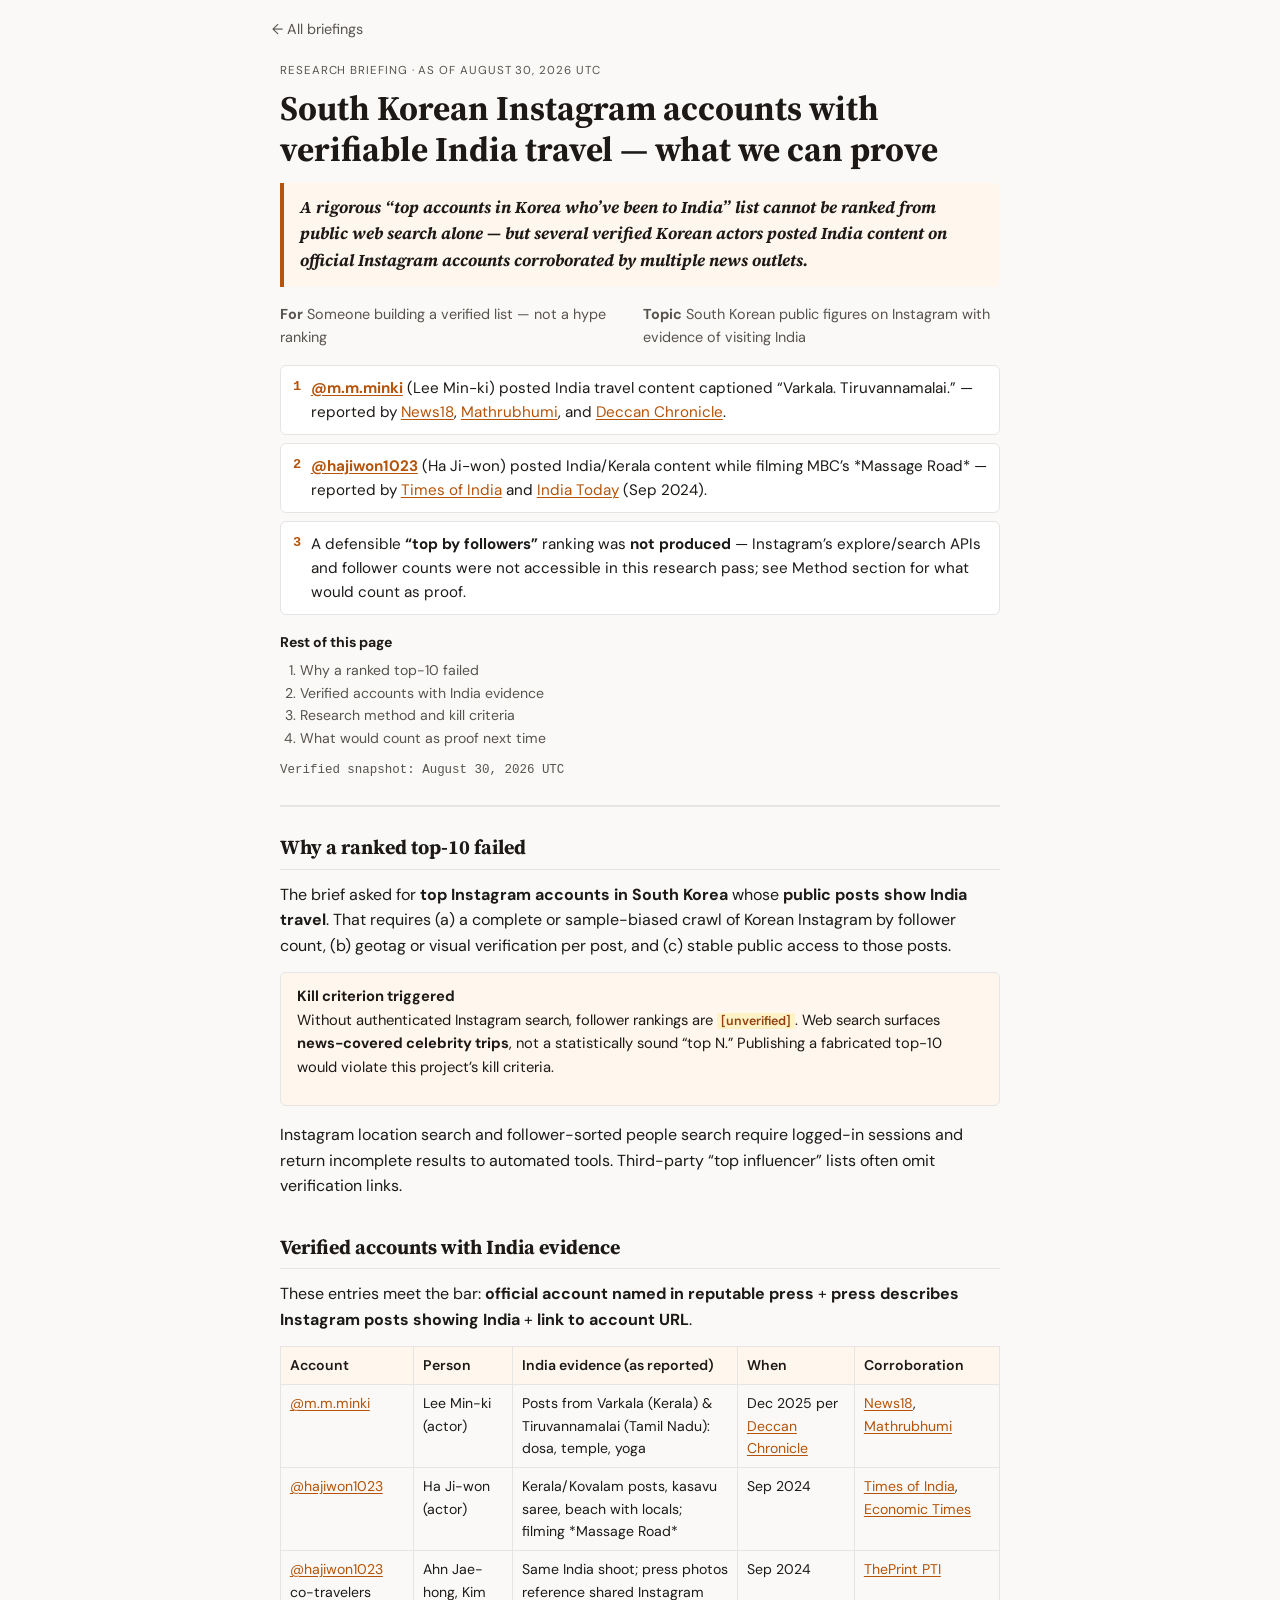
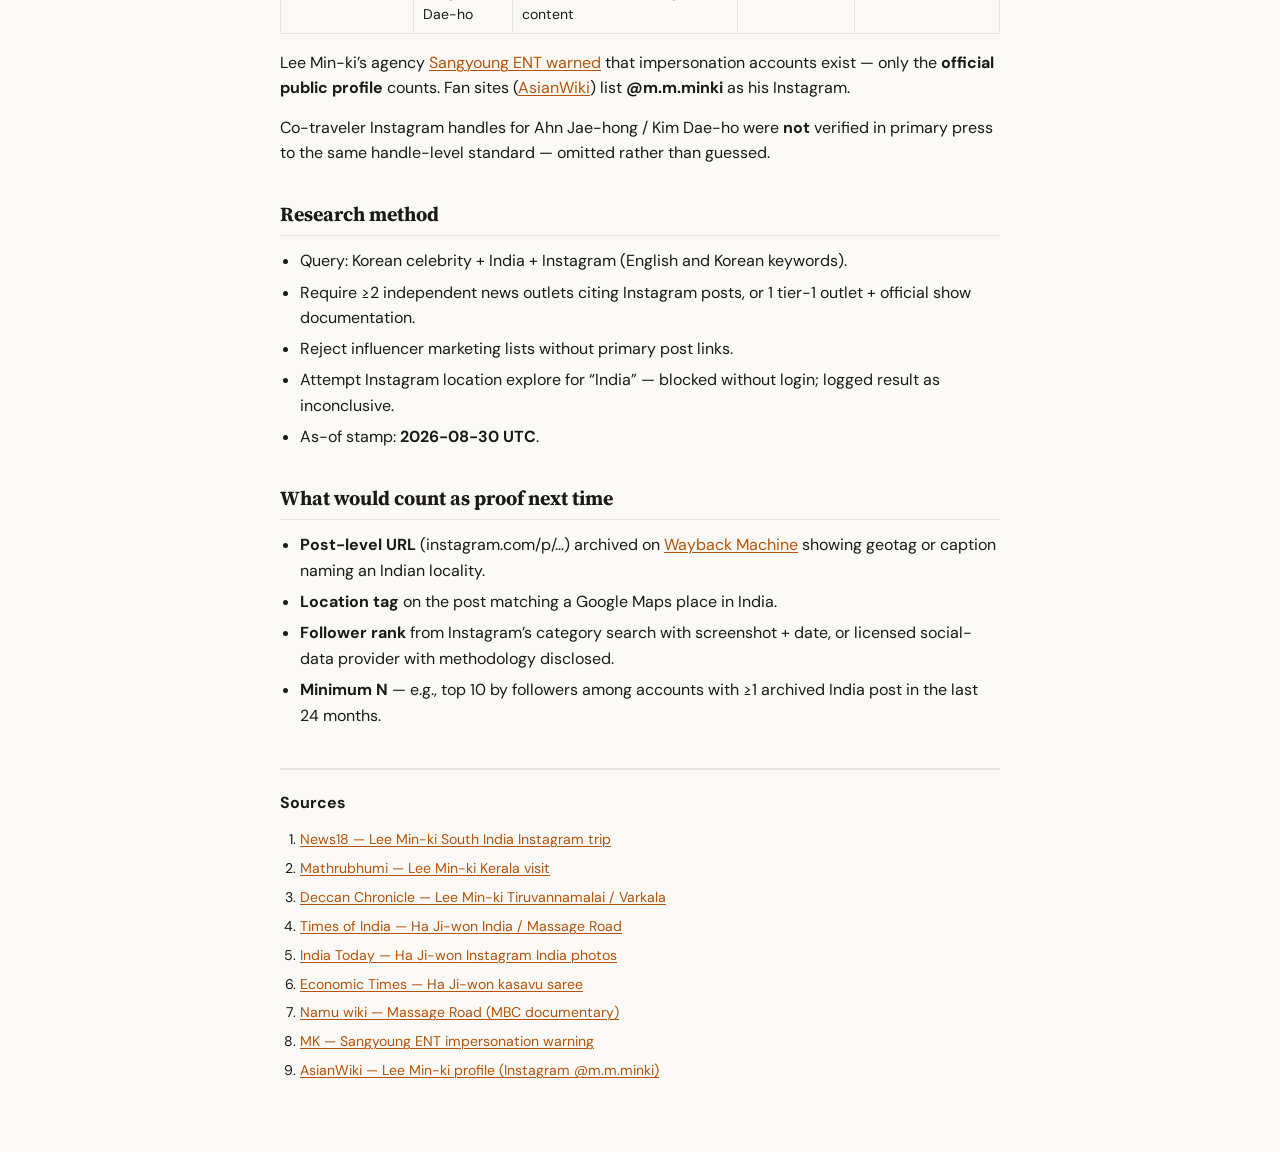
<file: docs/briefs/korea-instagram-india.html>
<!DOCTYPE html>
<html lang="en">
<head>
  <meta charset="utf-8">
  <meta name="viewport" content="width=device-width, initial-scale=1">
  <title>South Korean Instagram accounts with verifiable India travel — what we can prove · Research Briefings</title>
  <meta name="description" content="A rigorous “top accounts in Korea who’ve been to India” list cannot be ranked from public web search alone — but several verified Korean actors posted India content on official Instagram accounts corroborated by multiple news outlets.">
  <link rel="preconnect" href="https://fonts.googleapis.com"><link rel="preconnect" href="https://fonts.gstatic.com" crossorigin><link href="https://fonts.googleapis.com/css2?family=DM+Sans:wght@400;500;600&family=Source+Serif+4:opsz,wght@8..60,600;8..60,700&display=swap" rel="stylesheet">
  <link rel="stylesheet" href="../assets/base.css">
  <style>
    :root {
      --bg: #faf9f7;
      --surface: #ffffff;
      --text: #1c1917;
      --muted: #57534e;
      --accent: #b45309;
      --border: #e7e5e4;
      --highlight: #fff7ed;
      --font-heading: "Source Serif 4", Georgia, serif;
      --font-body: "DM Sans", system-ui, sans-serif;
      --font-mono: "IBM Plex Mono", monospace;
    }
  </style>
</head>
<body class="brief-page taste-field-notes hero-dossier density-balanced">
  <header class="site-header">
    <a class="back" href="../index.html">← All briefings</a>
  </header>
  <main>
    <article class="brief">
      <header class="scan-layer">
        <p class="eyebrow">Research briefing · as of August 30, 2026 UTC</p>
        <h1>South Korean Instagram accounts with verifiable India travel — what we can prove</h1>
        <p class="governing-thought">A rigorous “top accounts in Korea who’ve been to India” list cannot be ranked from public web search alone — but several verified Korean actors posted India content on official Instagram accounts corroborated by multiple news outlets.</p>
        <div class="scan-meta">
          <div><strong>For</strong> Someone building a verified list — not a hype ranking</div>
          <div><strong>Topic</strong> South Korean public figures on Instagram with evidence of visiting India</div>
        </div>
        <ol class="takeaways"><li><span class="takeaway-num">1</span><span><strong><a href="https://www.instagram.com/m.m.minki/" rel="noopener noreferrer">@m.m.minki</a></strong> (Lee Min-ki) posted India travel content captioned “Varkala. Tiruvannamalai.” — reported by <a href="https://www.news18.com/movies/korean/south-korean-star-lee-min-ki-savours-cone-dosa-chai-and-temple-visit-during-south-india-trip-9779472.html" rel="noopener noreferrer">News18</a>, <a href="https://english.mathrubhumi.com/movies-music/news/south-korean-actor-lee-min-ki-kerala-trip-flbi0eaj" rel="noopener noreferrer">Mathrubhumi</a>, and <a href="https://www.deccanchronicle.com/entertainment/dosas-and-yoga-south-korean-star-lee-min-ki-vacations-in-south-india-1926428" rel="noopener noreferrer">Deccan Chronicle</a>.</span></li><li><span class="takeaway-num">2</span><span><strong><a href="https://www.instagram.com/hajiwon1023/" rel="noopener noreferrer">@hajiwon1023</a></strong> (Ha Ji-won) posted India/Kerala content while filming MBC’s *Massage Road* — reported by <a href="https://timesofindia.indiatimes.com/web-series/news/korean/korean-star-ha-ji-won-of-secret-garden-fame-in-india/articleshow/113293219.cms" rel="noopener noreferrer">Times of India</a> and <a href="https://www.indiatoday.in/entertainment/ott/story/korean-actor-ha-ji-won-shares-instagram-photos-from-india-trip-fans-excited-2598735-2024-09-12" rel="noopener noreferrer">India Today</a> (Sep 2024).</span></li><li><span class="takeaway-num">3</span><span>A defensible <strong>“top by followers”</strong> ranking was <strong>not produced</strong> — Instagram’s explore/search APIs and follower counts were not accessible in this research pass; see Method section for what would count as proof.</span></li></ol>
        <nav class="mece-map" aria-label="Brief map">
          <strong>Rest of this page</strong>
          <ol><li>Why a ranked top-10 failed</li><li>Verified accounts with India evidence</li><li>Research method and kill criteria</li><li>What would count as proof next time</li></ol>
        </nav>
        <p class="as-of-stamp">Verified snapshot: August 30, 2026 UTC</p>
      </header>
      <div class="deep-dive">
        <section class="deep-section" id="why-no-ranking">
    <h2>Why a ranked top-10 failed</h2>
    <p>The brief asked for <strong>top Instagram accounts in South Korea</strong> whose <strong>public posts show India travel</strong>. That requires (a) a complete or sample-biased crawl of Korean Instagram by follower count, (b) geotag or visual verification per post, and (c) stable public access to those posts.</p>
<aside class="callout"><strong>Kill criterion triggered</strong><p>Without authenticated Instagram search, follower rankings are <span class="unverified">[unverified]</span>. Web search surfaces <strong>news-covered celebrity trips</strong>, not a statistically sound “top N.” Publishing a fabricated top-10 would violate this project’s kill criteria.</p></aside>
<p>Instagram location search and follower-sorted people search require logged-in sessions and return incomplete results to automated tools. Third-party “top influencer” lists often omit verification links.</p>
  </section>
<section class="deep-section" id="verified-accounts">
    <h2>Verified accounts with India evidence</h2>
    <p>These entries meet the bar: <strong>official account named in reputable press</strong> + <strong>press describes Instagram posts showing India</strong> + <strong>link to account URL</strong>.</p>
<div class="table-wrap"><table><thead><tr><th>Account</th><th>Person</th><th>India evidence (as reported)</th><th>When</th><th>Corroboration</th></tr></thead><tbody><tr><td><a href="https://www.instagram.com/m.m.minki/" rel="noopener noreferrer">@m.m.minki</a></td><td>Lee Min-ki (actor)</td><td>Posts from Varkala (Kerala) &amp; Tiruvannamalai (Tamil Nadu): dosa, temple, yoga</td><td>Dec 2025 per <a href="https://www.deccanchronicle.com/entertainment/dosas-and-yoga-south-korean-star-lee-min-ki-vacations-in-south-india-1926428" rel="noopener noreferrer">Deccan Chronicle</a></td><td><a href="https://www.news18.com/movies/korean/south-korean-star-lee-min-ki-savours-cone-dosa-chai-and-temple-visit-during-south-india-trip-9779472.html" rel="noopener noreferrer">News18</a>, <a href="https://english.mathrubhumi.com/movies-music/news/south-korean-actor-lee-min-ki-kerala-trip-flbi0eaj" rel="noopener noreferrer">Mathrubhumi</a></td></tr><tr><td><a href="https://www.instagram.com/hajiwon1023/" rel="noopener noreferrer">@hajiwon1023</a></td><td>Ha Ji-won (actor)</td><td>Kerala/Kovalam posts, kasavu saree, beach with locals; filming *Massage Road*</td><td>Sep 2024</td><td><a href="https://timesofindia.indiatimes.com/web-series/news/korean/korean-star-ha-ji-won-of-secret-garden-fame-in-india/articleshow/113293219.cms" rel="noopener noreferrer">Times of India</a>, <a href="https://economictimes.indiatimes.com/magazines/panache/secret-garden-actress-ha-ji-won-visits-india-wears-kasavu-saree-for-onam-see-pics/articleshow/113293215.cms" rel="noopener noreferrer">Economic Times</a></td></tr><tr><td><a href="https://www.instagram.com/hajiwon1023/" rel="noopener noreferrer">@hajiwon1023</a> co-travelers</td><td>Ahn Jae-hong, Kim Dae-ho</td><td>Same India shoot; press photos reference shared Instagram content</td><td>Sep 2024</td><td><a href="https://theprint.in/feature/korean-star-ha-ji-won-of-secret-garden-fame-in-india/2264406/" rel="noopener noreferrer">ThePrint PTI</a></td></tr></tbody></table></div>
<p>Lee Min-ki’s agency <a href="https://www.mk.co.kr/en/hot-issues/11481142" rel="noopener noreferrer">Sangyoung ENT warned</a> that impersonation accounts exist — only the <strong>official public profile</strong> counts. Fan sites (<a href="https://asianwiki.com/Min-gi_Lee" rel="noopener noreferrer">AsianWiki</a>) list <strong>@m.m.minki</strong> as his Instagram.</p>
<p>Co-traveler Instagram handles for Ahn Jae-hong / Kim Dae-ho were <strong>not</strong> verified in primary press to the same handle-level standard — omitted rather than guessed.</p>
  </section>
<section class="deep-section" id="method">
    <h2>Research method</h2>
    <ul><li>Query: Korean celebrity + India + Instagram (English and Korean keywords).</li><li>Require ≥2 independent news outlets citing Instagram posts, or 1 tier-1 outlet + official show documentation.</li><li>Reject influencer marketing lists without primary post links.</li><li>Attempt Instagram location explore for “India” — blocked without login; logged result as inconclusive.</li><li>As-of stamp: <strong>2026-08-30 UTC</strong>.</li></ul>
  </section>
<section class="deep-section" id="proof-bar">
    <h2>What would count as proof next time</h2>
    <ul><li><strong>Post-level URL</strong> (instagram.com/p/…) archived on <a href="https://web.archive.org/" rel="noopener noreferrer">Wayback Machine</a> showing geotag or caption naming an Indian locality.</li><li><strong>Location tag</strong> on the post matching a Google Maps place in India.</li><li><strong>Follower rank</strong> from Instagram’s category search with screenshot + date, or licensed social-data provider with methodology disclosed.</li><li><strong>Minimum N</strong> — e.g., top 10 by followers among accounts with ≥1 archived India post in the last 24 months.</li></ul>
  </section>
      </div>
      <footer class="sources">
        <h2>Sources</h2>
        <ol><li><a href="https://www.news18.com/movies/korean/south-korean-star-lee-min-ki-savours-cone-dosa-chai-and-temple-visit-during-south-india-trip-9779472.html" rel="noopener noreferrer">News18 — Lee Min-ki South India Instagram trip</a></li><li><a href="https://english.mathrubhumi.com/movies-music/news/south-korean-actor-lee-min-ki-kerala-trip-flbi0eaj" rel="noopener noreferrer">Mathrubhumi — Lee Min-ki Kerala visit</a></li><li><a href="https://www.deccanchronicle.com/entertainment/dosas-and-yoga-south-korean-star-lee-min-ki-vacations-in-south-india-1926428" rel="noopener noreferrer">Deccan Chronicle — Lee Min-ki Tiruvannamalai / Varkala</a></li><li><a href="https://timesofindia.indiatimes.com/web-series/news/korean/korean-star-ha-ji-won-of-secret-garden-fame-in-india/articleshow/113293219.cms" rel="noopener noreferrer">Times of India — Ha Ji-won India / Massage Road</a></li><li><a href="https://www.indiatoday.in/entertainment/ott/story/korean-actor-ha-ji-won-shares-instagram-photos-from-india-trip-fans-excited-2598735-2024-09-12" rel="noopener noreferrer">India Today — Ha Ji-won Instagram India photos</a></li><li><a href="https://economictimes.indiatimes.com/magazines/panache/secret-garden-actress-ha-ji-won-visits-india-wears-kasavu-saree-for-onam-see-pics/articleshow/113293215.cms" rel="noopener noreferrer">Economic Times — Ha Ji-won kasavu saree</a></li><li><a href="https://en.namu.wiki/w/%EB%A7%88%EC%82%AC%EC%A7%80%EB%A1%9C%EB%93%9C" rel="noopener noreferrer">Namu wiki — Massage Road (MBC documentary)</a></li><li><a href="https://www.mk.co.kr/en/hot-issues/11481142" rel="noopener noreferrer">MK — Sangyoung ENT impersonation warning</a></li><li><a href="https://asianwiki.com/Min-gi_Lee" rel="noopener noreferrer">AsianWiki — Lee Min-ki profile (Instagram @m.m.minki)</a></li></ol>
      </footer>
    </article>
  </main>
</body>
</html>
</file>
<file: docs/assets/base.css>
/* Base styles — taste overrides via CSS variables per page */
*, *::before, *::after { box-sizing: border-box; }

html {
  font-size: 16px;
  -webkit-text-size-adjust: 100%;
}

body {
  margin: 0;
  background: var(--bg);
  color: var(--text);
  font-family: var(--font-body);
  line-height: 1.6;
}

a {
  color: var(--accent);
  text-decoration-thickness: 1px;
  text-underline-offset: 2px;
}

a:hover { text-decoration-thickness: 2px; }

.unverified {
  background: #fef3c7;
  color: #92400e;
  padding: 0 0.25rem;
  border-radius: 2px;
  font-size: 0.85em;
  font-weight: 600;
}

/* Index */
.index-page { min-height: 100vh; }
.index-shell { max-width: 52rem; margin: 0 auto; padding: 1.25rem 1rem 3rem; }
.index-hero { margin-bottom: 2rem; }
.index-hero .eyebrow {
  text-transform: uppercase;
  letter-spacing: 0.08em;
  font-size: 0.75rem;
  color: var(--muted);
  margin: 0 0 0.5rem;
}
.index-hero h1 {
  font-family: var(--font-heading);
  font-size: clamp(1.75rem, 5vw, 2.5rem);
  margin: 0 0 0.75rem;
  line-height: 1.15;
}
.index-hero .lede { color: var(--muted); margin: 0; max-width: 40rem; }
.brief-index { list-style: none; padding: 0; margin: 0; display: grid; gap: 0.75rem; }
.brief-card a {
  display: grid;
  gap: 0.35rem;
  padding: 1rem 1.1rem;
  background: var(--surface);
  border: 1px solid var(--border);
  border-radius: 10px;
  color: inherit;
  text-decoration: none;
  transition: border-color 0.15s, transform 0.15s;
}
.brief-card a:hover { border-color: var(--accent); transform: translateY(-1px); }
.card-date { font-size: 0.75rem; color: var(--muted); text-transform: uppercase; letter-spacing: 0.06em; }
.card-title { font-family: var(--font-heading); font-size: 1.1rem; font-weight: 600; }
.card-audience { font-size: 0.85rem; color: var(--muted); }
.card-thought { font-size: 0.95rem; color: var(--text); opacity: 0.9; }

/* Brief pages */
.site-header { max-width: 48rem; margin: 0 auto; padding: 1rem 1rem 0; }
.site-header .back { color: var(--muted); font-size: 0.9rem; text-decoration: none; }
.site-header .back:hover { color: var(--accent); }

.brief { max-width: 48rem; margin: 0 auto; padding: 0 1rem 3rem; }

.scan-layer {
  padding: 1.25rem 0 1.5rem;
  border-bottom: 2px solid var(--border);
  margin-bottom: 1.5rem;
}

.scan-layer .eyebrow {
  font-size: 0.72rem;
  text-transform: uppercase;
  letter-spacing: 0.08em;
  color: var(--muted);
  margin: 0 0 0.5rem;
}

.scan-layer h1 {
  font-family: var(--font-heading);
  font-size: clamp(1.5rem, 4.5vw, 2.15rem);
  line-height: 1.2;
  margin: 0 0 0.75rem;
}

.governing-thought {
  font-size: 1.05rem;
  font-weight: 600;
  margin: 0 0 1rem;
  padding: 0.75rem 1rem;
  background: var(--highlight);
  border-left: 4px solid var(--accent);
  border-radius: 0 6px 6px 0;
}

.scan-meta {
  display: grid;
  gap: 0.35rem;
  font-size: 0.9rem;
  color: var(--muted);
  margin-bottom: 1rem;
}

.takeaways {
  list-style: none;
  padding: 0;
  margin: 0 0 1rem;
  display: grid;
  gap: 0.5rem;
}

.takeaways li {
  display: grid;
  grid-template-columns: auto 1fr;
  gap: 0.6rem;
  align-items: start;
  padding: 0.6rem 0.75rem;
  background: var(--surface);
  border: 1px solid var(--border);
  border-radius: 6px;
  font-size: 0.95rem;
}

.takeaway-num {
  font-family: var(--font-mono);
  font-weight: 700;
  color: var(--accent);
  font-size: 0.85rem;
}

.mece-map {
  font-size: 0.88rem;
  color: var(--muted);
  margin: 0 0 0.75rem;
}

.mece-map strong { display: block; color: var(--text); margin-bottom: 0.35rem; }
.mece-map ol { margin: 0; padding-left: 1.25rem; }

.as-of-stamp {
  font-size: 0.78rem;
  color: var(--muted);
  margin: 0;
  font-family: var(--font-mono);
}

/* Hero variants */
.hero-ledger .scan-layer h1 { letter-spacing: -0.02em; }
.hero-dossier .governing-thought { font-family: var(--font-heading); font-weight: 700; font-style: italic; }
.hero-chapter .scan-layer { border-bottom-style: double; border-width: 3px; }
.hero-briefing .scan-layer { background: var(--surface); border: 1px solid var(--border); padding: 1rem; border-radius: 8px; }
.hero-method .scan-layer { border-left: 6px solid var(--accent); padding-left: 1rem; }

/* Deep dive */
.deep-section { margin-bottom: 2rem; }
.deep-section h2 {
  font-family: var(--font-heading);
  font-size: 1.25rem;
  margin: 0 0 0.75rem;
  padding-bottom: 0.35rem;
  border-bottom: 1px solid var(--border);
}

.deep-section p { margin: 0 0 0.85rem; }
.deep-section ul, .deep-section ol { margin: 0 0 0.85rem; padding-left: 1.25rem; }
.deep-section li { margin-bottom: 0.35rem; }

.callout {
  background: var(--highlight);
  border: 1px solid var(--border);
  border-radius: 6px;
  padding: 0.75rem 1rem;
  margin: 0 0 1rem;
  font-size: 0.92rem;
}

.table-wrap { overflow-x: auto; margin: 0 0 1rem; }
table {
  width: 100%;
  border-collapse: collapse;
  font-size: 0.88rem;
}
th, td {
  border: 1px solid var(--border);
  padding: 0.45rem 0.55rem;
  text-align: left;
  vertical-align: top;
}
th { background: var(--highlight); font-weight: 600; }

/* Density */
.density-compact { font-size: 0.95rem; line-height: 1.5; }
.density-compact .deep-section p { margin-bottom: 0.65rem; }
.density-spacious { font-size: 1.02rem; line-height: 1.75; }
.density-spacious .deep-section { margin-bottom: 2.5rem; }
.density-spacious .deep-section h2 { font-size: 1.35rem; }

/* Sources */
.sources {
  margin-top: 2.5rem;
  padding-top: 1.25rem;
  border-top: 2px solid var(--border);
}
.sources h2 { font-size: 1rem; margin: 0 0 0.75rem; }
.sources ol { margin: 0; padding-left: 1.25rem; font-size: 0.88rem; }
.sources li { margin-bottom: 0.4rem; word-break: break-word; }

@media (min-width: 640px) {
  .scan-meta { grid-template-columns: 1fr 1fr; }
  .brief { padding: 0 1.5rem 4rem; }
}
</file>
